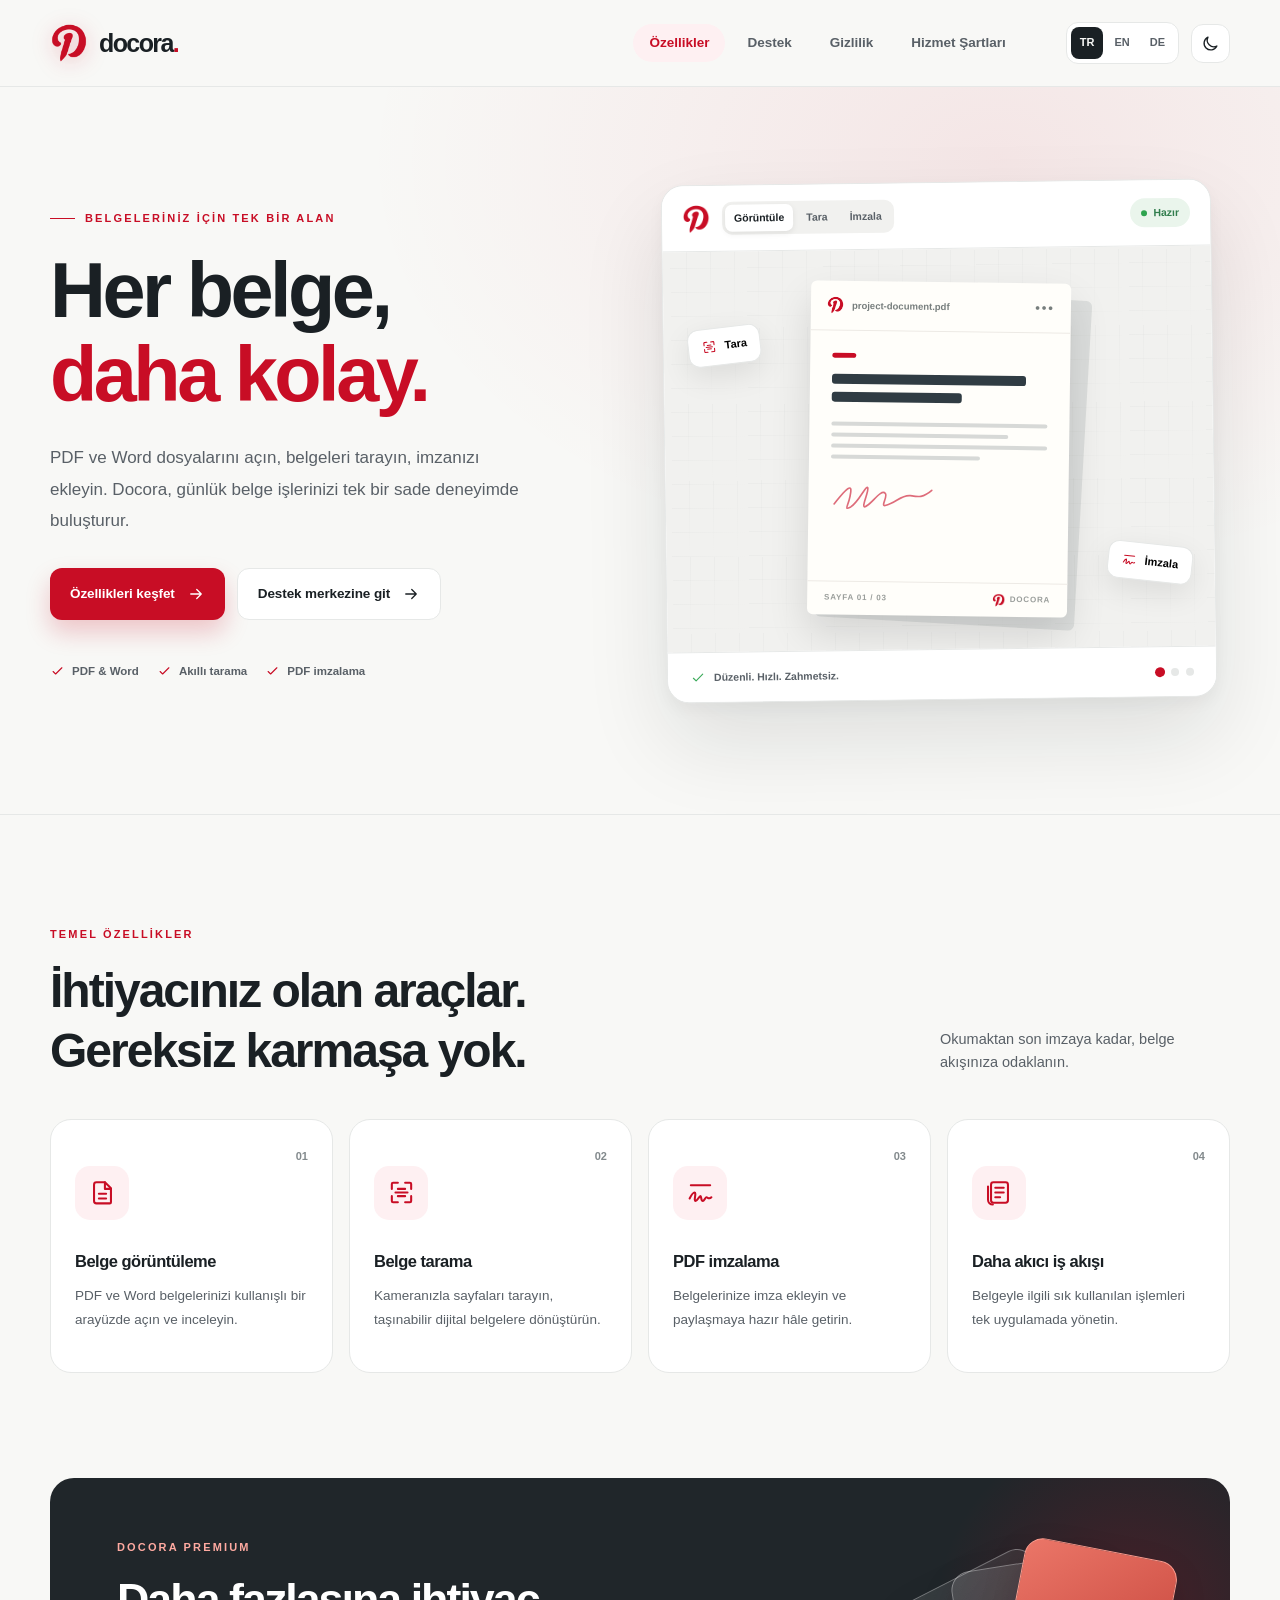
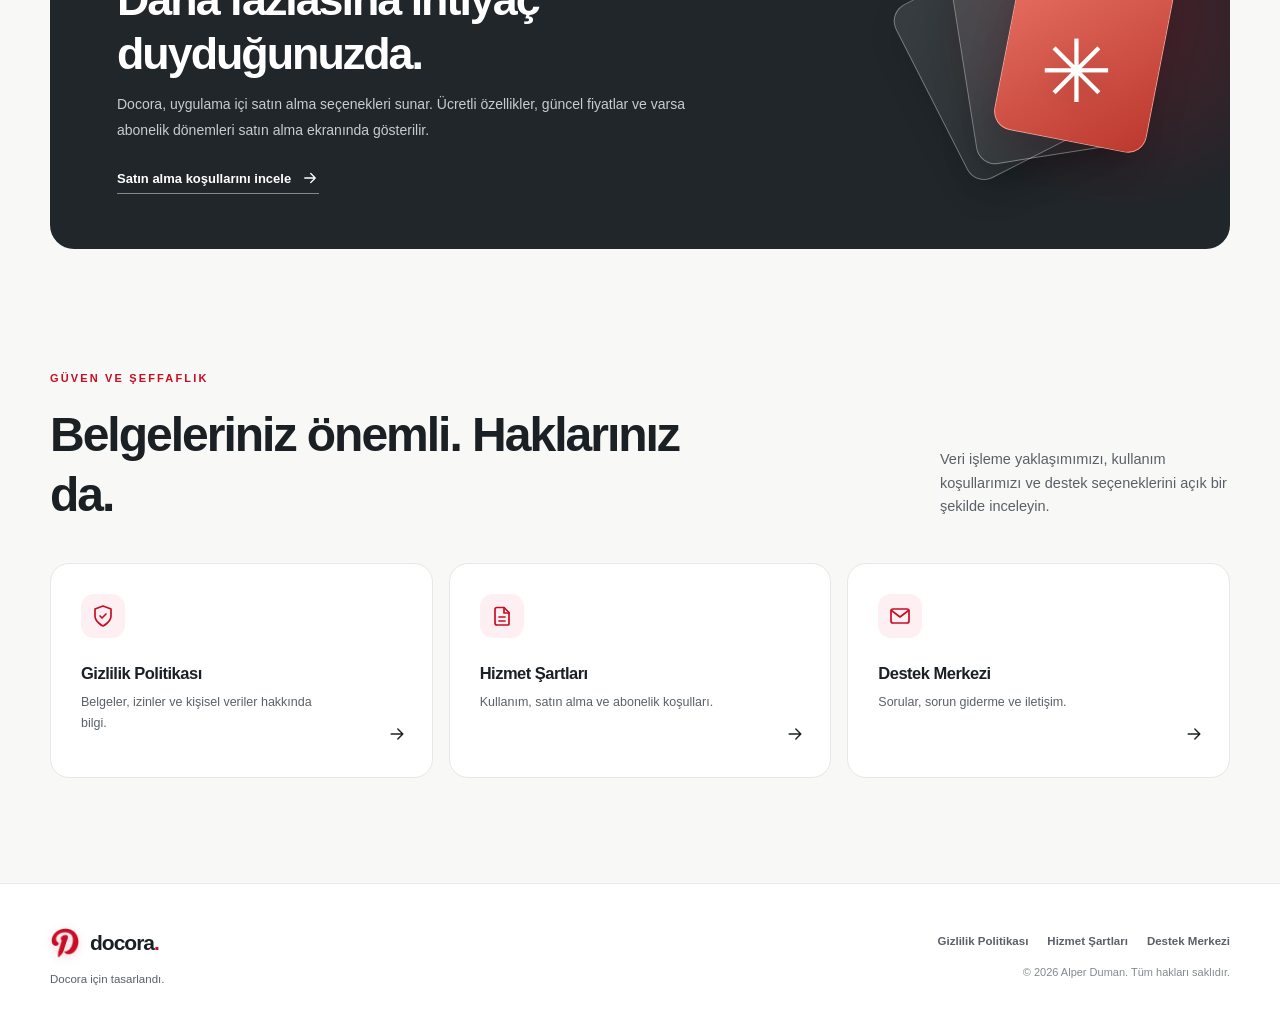
<file: index.html>
<!doctype html>
<html lang="tr">
<head>
  <meta charset="utf-8">
  <meta name="viewport" content="width=device-width, initial-scale=1">
  <meta name="description" content="Docora ile PDF ve Word belgelerinizi açın, belgeleri tarayın, PDF imzalayın ve işlerinizi kolaylaştırın.">
  <meta name="theme-color" content="#f8f8f6">
  <meta name="robots" content="index,follow">
  <meta property="og:type" content="website">
  <meta property="og:site_name" content="Docora">
  <meta property="og:title" content="Docora — Belgeleriniz, daha akıllıca.">
  <meta property="og:description" content="Docora ile PDF ve Word belgelerinizi açın, belgeleri tarayın, PDF imzalayın ve işlerinizi kolaylaştırın.">
  <title>Docora — Belgeleriniz, daha akıllıca.</title>
  <meta name="color-scheme" content="light dark">
  <link rel="icon" type="image/svg+xml" href="assets/favicon.svg">
  <link rel="icon" type="image/png" sizes="32x32" href="assets/favicon-32x32.png">
  <link rel="icon" type="image/png" sizes="16x16" href="assets/favicon-16x16.png">
  <link rel="apple-touch-icon" sizes="180x180" href="assets/apple-touch-icon.png">
  <meta property="og:image" content="assets/logo.png">
  <link rel="stylesheet" href="assets/style.css?v=3">
  <script>
    try {
      const saved = localStorage.getItem('docora-theme');
      if (saved === 'light' || saved === 'dark') {
        document.querySelector('meta[name="color-scheme"]').content = saved;
        document.documentElement.dataset.theme = saved;
      }
    } catch (e) {}
  </script>
  <script defer src="assets/content.js?v=3"></script>
  <script defer src="assets/main.js?v=3"></script>
</head>
<body data-page="home">
<div id="app">
  <a class="skip-link" href="#main-content">İçeriğe geç</a>
  <header class="site-header"><div class="container header-inner"><a class="brand" href="index.html"><img src="assets/logo.png" alt="Docora Logo" class="brand-logo" width="38" height="38" fetchpriority="high" decoding="async"><span>docora<span class="brand-dot">.</span></span></a><nav id="primary-nav" class="site-nav" aria-label="Menü"><a aria-current="page" href="index.html#features">Özellikler</a><a href="support.html">Destek</a><a href="privacy.html">Gizlilik</a><a href="terms.html">Hizmet Şartları</a></nav><div class="header-actions"><button type="button" class="icon-button menu-toggle" aria-label="Menü" aria-expanded="false" popovertarget="primary-nav" popovertargetaction="toggle" aria-controls="primary-nav"><svg width="22" height="22" viewBox="0 0 24 24" fill="none" stroke="currentColor" stroke-width="1.7" stroke-linecap="round" stroke-linejoin="round" aria-hidden="true"><path d="M4 7h16M4 12h16M4 17h16"/></svg></button></div></div></header>
  <main id="main-content"><section class="hero"><div class="container hero-grid"><div class="hero-copy"><span class="eyebrow">BELGELERİNİZ İÇİN TEK BİR ALAN</span><h1>Her belge,<br><em>daha kolay.</em></h1><p class="hero-description">PDF ve Word dosyalarını açın, belgeleri tarayın, imzanızı ekleyin. Docora, günlük belge işlerinizi tek bir sade deneyimde buluşturur.</p><div class="hero-actions"><a class="button button-primary" href="#features">Özellikleri keşfet</a><a class="button button-ghost" href="support.html">Destek merkezine git</a></div></div><div class="hero-visual"><div class="workspace" aria-hidden="true"><div class="workspace-top"><span class="workspace-mini-logo"><img src="assets/logo.png" alt="Docora Logo" class="brand-logo" width="28" height="28"></span><span class="workspace-label">DOCORA / ÇALIŞMA ALANI</span><span class="status-pill"><i></i>Hazır</span></div><div class="workspace-canvas"><div class="floating-chip chip-scan"><span>SCAN</span></div><div class="paper-shadow"></div><div class="paper"><div class="paper-header"><img src="assets/logo.png" class="paper-doc-logo" alt="" width="16" height="16"><span>project-document.pdf</span><span class="paper-menu">•••</span></div><div class="paper-main"><div class="paper-accent"></div><div class="paper-title-line"></div><div class="paper-title-line short"></div><div class="paper-lines"><i></i><i></i><i></i><i></i></div><div class="paper-signature"></div></div><div class="paper-footer"><span>SAYFA 01 / 03</span><span class="paper-footer-brand"><img src="assets/logo.png" alt="" width="13" height="13"> DOCORA</span></div></div><div class="floating-chip chip-sign"><span>PDF</span></div></div><div class="workspace-bottom"><span>Düzenli. Hızlı. Zahmetsiz.</span><div class="workspace-dots"><i></i><i></i><i></i></div></div></div></div></div></section><section class="section features-section" id="features"><div class="container"><h2>İhtiyacınız olan araçlar. Gereksiz karmaşa yok.</h2><div class="feature-grid"><article class="feature-card"><h3>Belge görüntüleme</h3><p>PDF ve Word belgelerinizi kullanışlı bir arayüzde açın ve inceleyin.</p></article><article class="feature-card"><h3>Belge tarama</h3><p>Kameranızla sayfaları tarayın, taşınabilir dijital belgelere dönüştürün.</p></article><article class="feature-card"><h3>PDF imzalama</h3><p>Belgelerinize imza ekleyin ve paylaşmaya hazır hâle getirin.</p></article><article class="feature-card"><h3>Daha akıcı iş akışı</h3><p>Belgeyle ilgili sık kullanılan işlemleri tek uygulamada yönetin.</p></article></div></div></section><section class="section"><div class="container"><h2>Belgeleriniz önemli. Haklarınız da.</h2><div class="legal-grid"><a class="legal-card" href="privacy.html"><h3>Gizlilik Politikası</h3></a><a class="legal-card" href="terms.html"><h3>Hizmet Şartları</h3></a><a class="legal-card" href="support.html"><h3>Destek Merkezi</h3></a></div></div></section></main>
  <footer class="site-footer"><div class="container footer-inner"><div class="footer-brand"><a href="index.html" class="footer-brand-name"><img src="assets/logo.png" alt="Docora Logo" class="brand-logo" width="30" height="30"><strong>docora<span class="brand-dot">.</span></strong></a><span>Docora için tasarlandı.</span></div><div class="footer-right"><div class="footer-links"><a href="privacy.html">Gizlilik</a><a href="terms.html">Hizmet Şartları</a><a href="support.html">Destek</a></div><span class="copyright">© 2026 Alper Duman. Tüm hakları saklıdır.</span></div></div></footer>
</div>
</body>
</html>
</file>
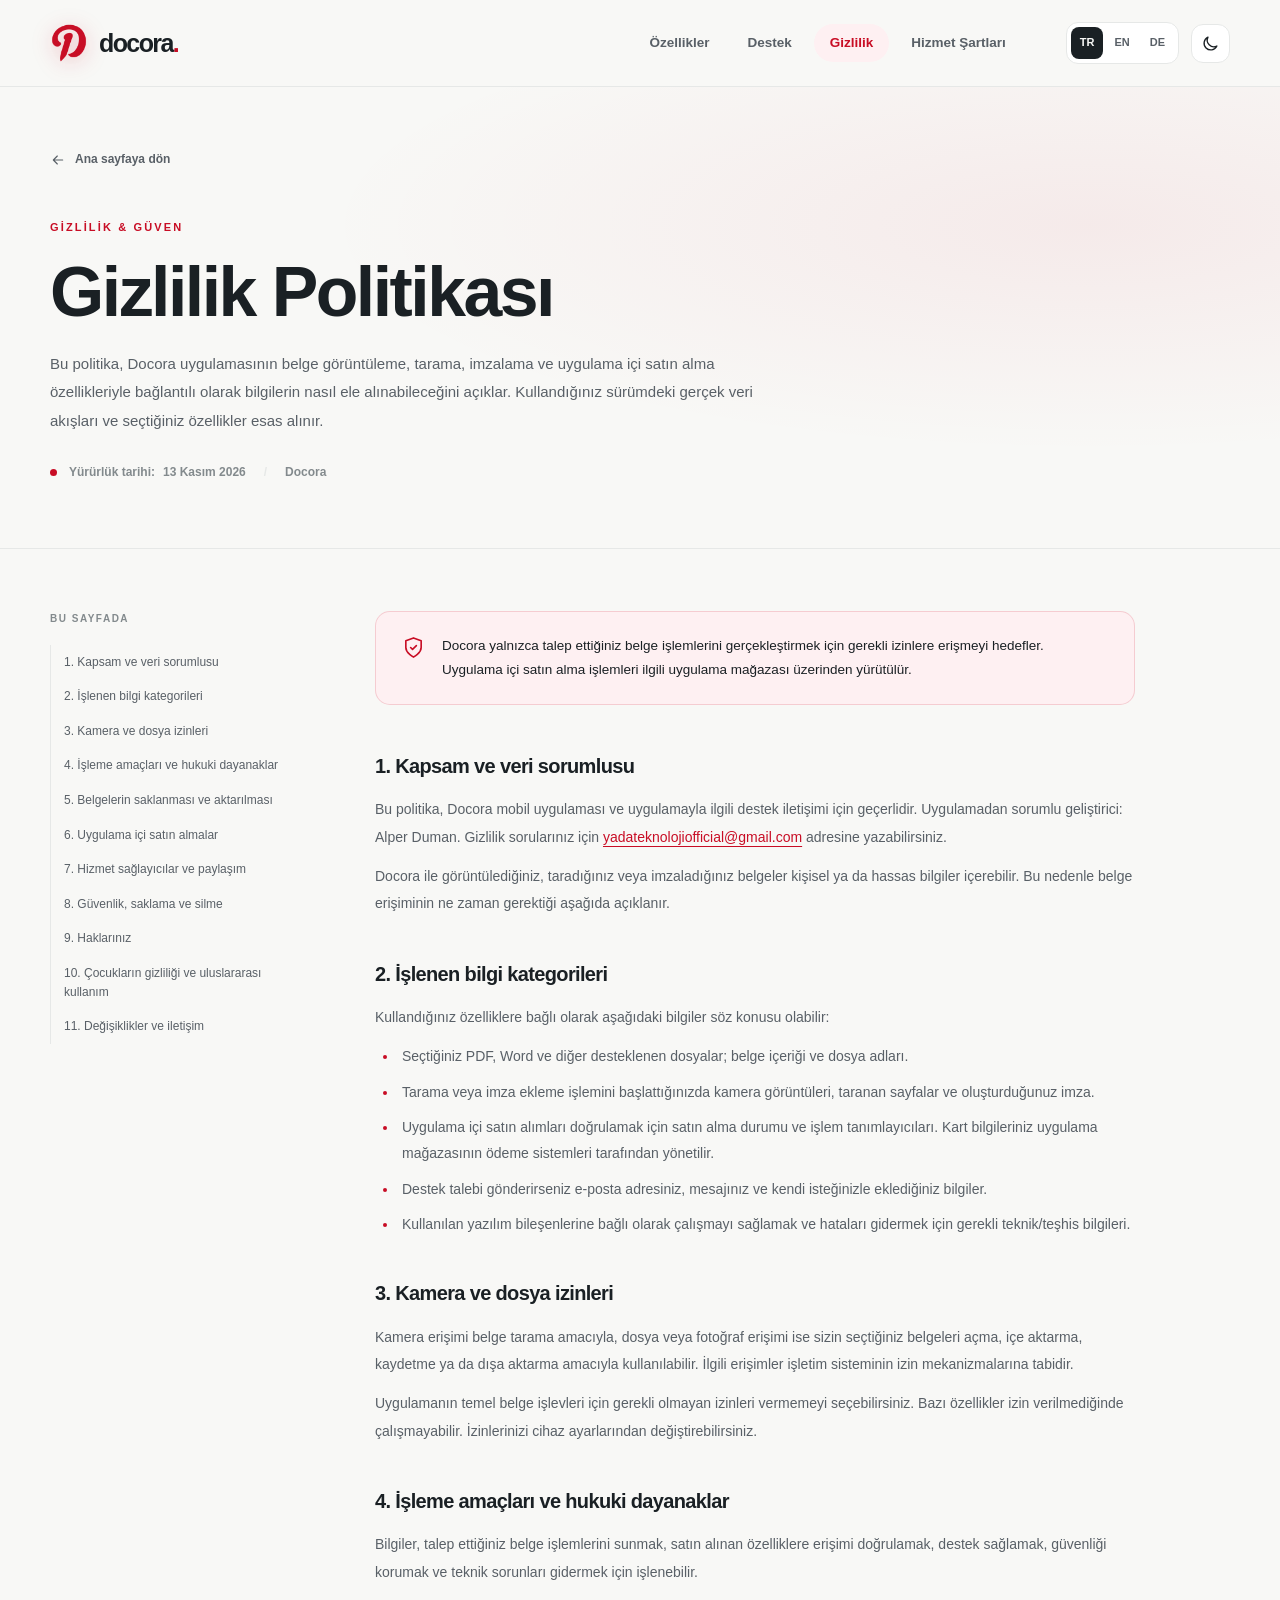
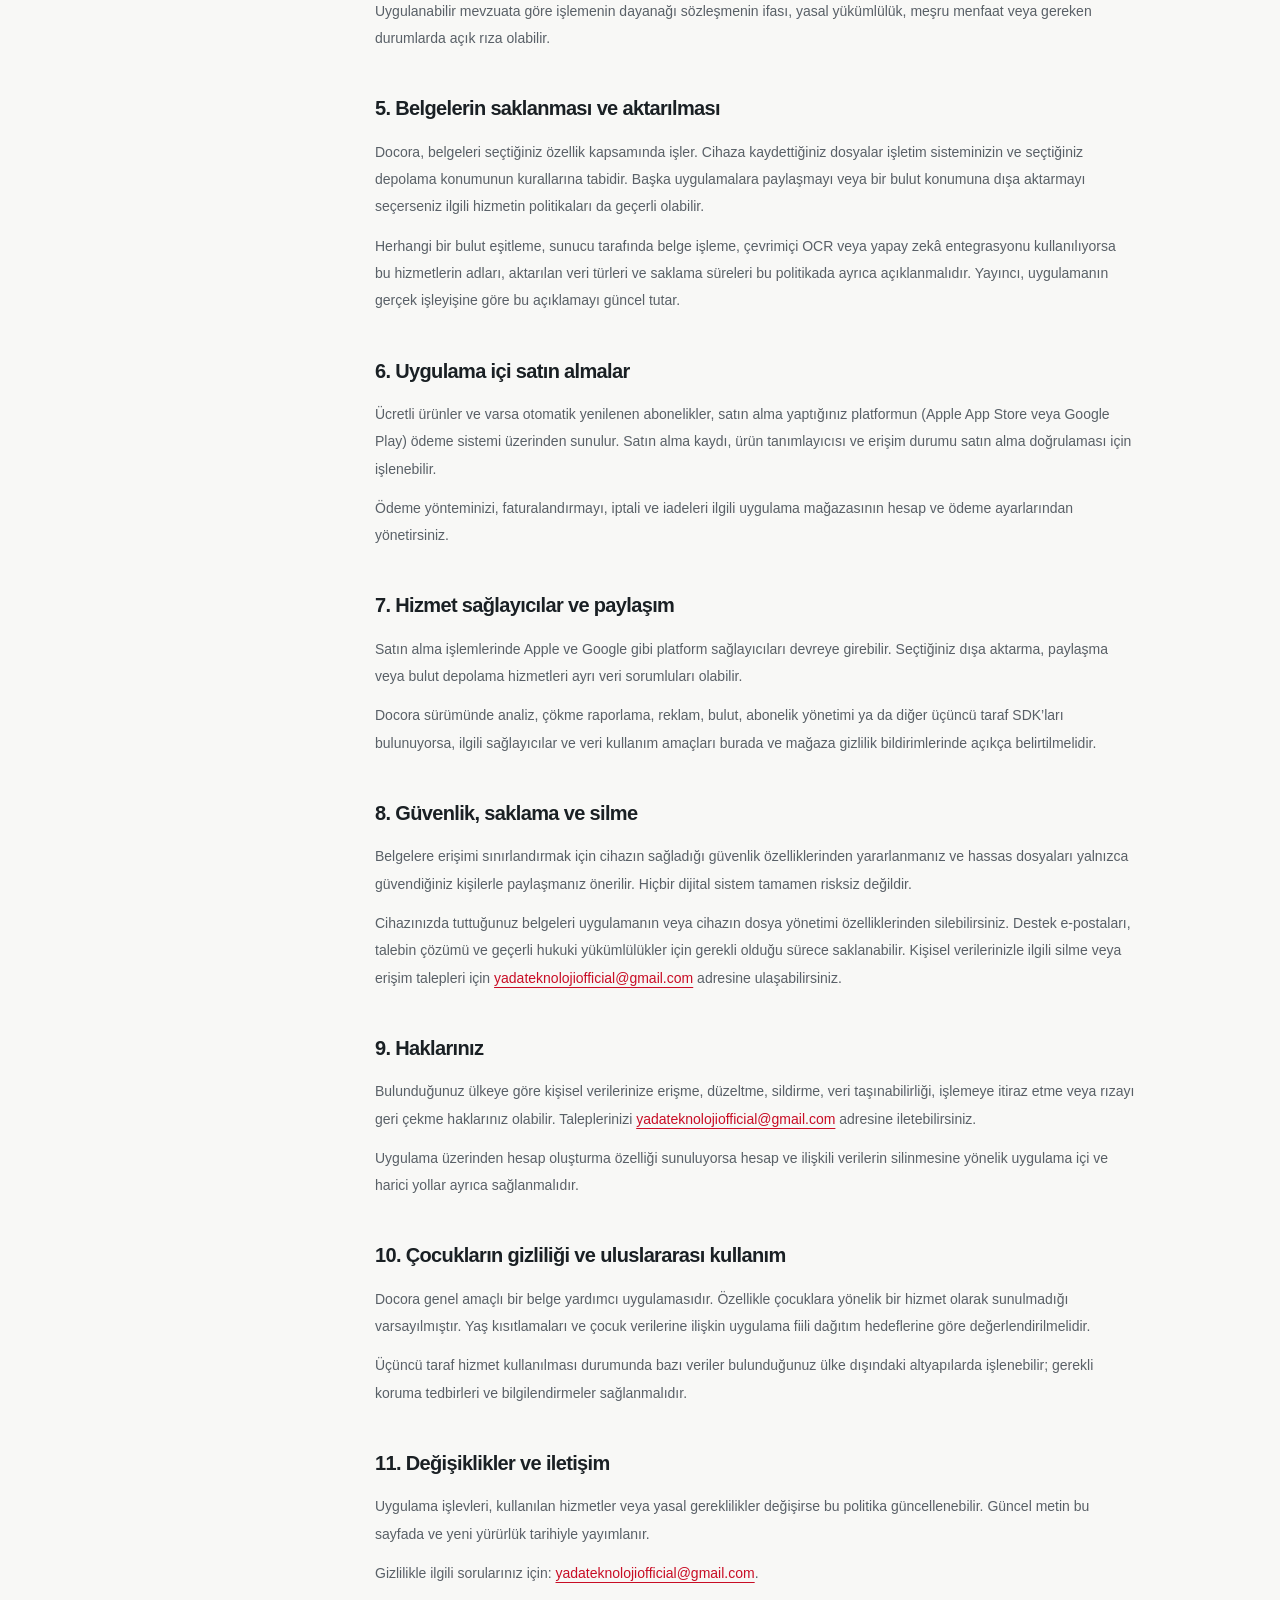
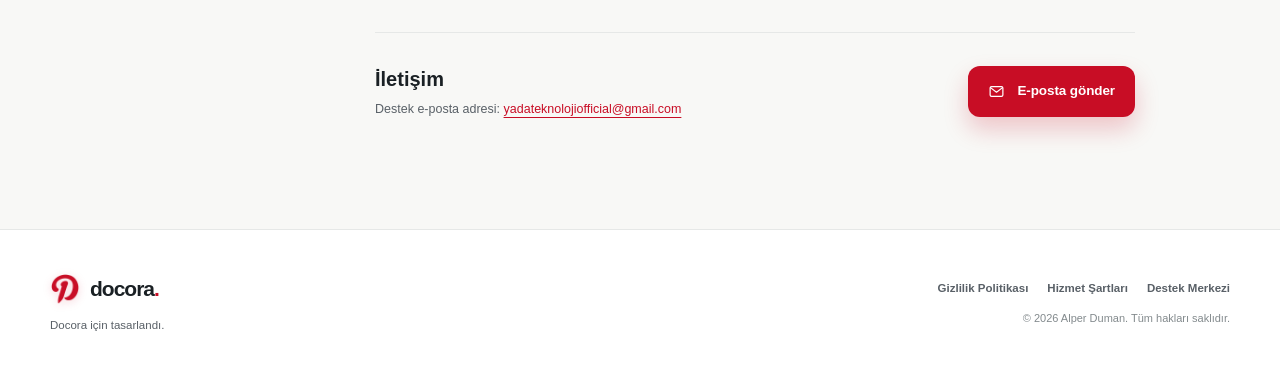
<file: privacy.html>
<!doctype html>
<html lang="tr">
<head>
  <meta charset="utf-8">
  <meta name="viewport" content="width=device-width, initial-scale=1">
  <meta name="description" content="Docora Gizlilik Politikası: belge erişimi, uygulama izinleri, veri işleme ve haklarınız.">
  <meta name="theme-color" content="#f8f8f6">
  <meta name="robots" content="index,follow">
  <meta property="og:type" content="website">
  <meta property="og:site_name" content="Docora">
  <meta property="og:title" content="Gizlilik Politikası — Docora">
  <meta property="og:description" content="Docora Gizlilik Politikası: belge erişimi, uygulama izinleri, veri işleme ve haklarınız.">
  <title>Gizlilik Politikası — Docora</title>
  <meta name="color-scheme" content="light dark">
  <link rel="icon" type="image/svg+xml" href="assets/favicon.svg">
  <link rel="icon" type="image/png" sizes="32x32" href="assets/favicon-32x32.png">
  <link rel="icon" type="image/png" sizes="16x16" href="assets/favicon-16x16.png">
  <link rel="apple-touch-icon" sizes="180x180" href="assets/apple-touch-icon.png">
  <meta property="og:image" content="assets/logo.png">
  <link rel="stylesheet" href="assets/style.css?v=3">
  <script>
    try {
      const saved = localStorage.getItem('docora-theme');
      if (saved === 'light' || saved === 'dark') {
        document.querySelector('meta[name="color-scheme"]').content = saved;
        document.documentElement.dataset.theme = saved;
      }
    } catch (e) {}
  </script>
  <script defer src="assets/content.js?v=3"></script>
  <script defer src="assets/main.js?v=3"></script>
</head>
<body data-page="privacy">
<div id="app">
  <a class="skip-link" href="#main-content">İçeriğe geç</a>
  <header class="site-header"><div class="container header-inner"><a class="brand" href="index.html"><img src="assets/logo.png" alt="Docora Logo" class="brand-logo" width="38" height="38" fetchpriority="high" decoding="async"><span>docora<span class="brand-dot">.</span></span></a><nav id="primary-nav" class="site-nav" aria-label="Menü"><a href="index.html#features">Özellikler</a><a href="support.html">Destek</a><a aria-current="page" href="privacy.html">Gizlilik</a><a href="terms.html">Hizmet Şartları</a></nav><div class="header-actions"><button type="button" class="icon-button menu-toggle" aria-label="Menü" aria-expanded="false" popovertarget="primary-nav" popovertargetaction="toggle" aria-controls="primary-nav"><svg width="22" height="22" viewBox="0 0 24 24" fill="none" stroke="currentColor" stroke-width="1.7" stroke-linecap="round" stroke-linejoin="round" aria-hidden="true"><path d="M4 7h16M4 12h16M4 17h16"/></svg></button></div></div></header>
  <main id="main-content"><section class="legal-hero"><div class="container"><a class="back-link" href="index.html">Ana sayfaya dön</a><h1>Gizlilik Politikası</h1><p>Bu politika, Docora uygulamasının belge görüntüleme, tarama, imzalama ve uygulama içi satın alma özellikleriyle bağlantılı olarak bilgilerin nasıl ele alınabileceğini açıklar. Kullandığınız sürümdeki gerçek veri akışları ve seçtiğiniz özellikler esas alınır.</p><p>Yürürlük tarihi: 13 Kasım 2026</p></div></section><section class="legal-body-section"><div class="container"><article class="policy-article"><div class="policy-summary"><p>Docora yalnızca talep ettiğiniz belge işlemlerini gerçekleştirmek için gerekli izinlere erişmeyi hedefler. Uygulama içi satın alma işlemleri ilgili uygulama mağazası üzerinden yürütülür.</p></div><section class="policy-section" id="scope"><h2>1. Kapsam ve veri sorumlusu</h2><p>Bu politika, Docora mobil uygulaması ve uygulamayla ilgili destek iletişimi için geçerlidir. Uygulamadan sorumlu geliştirici: Alper Duman. Gizlilik sorularınız için <a href="mailto:yadateknolojiofficial@gmail.com">yadateknolojiofficial@gmail.com</a> adresine yazabilirsiniz.</p><p>Docora ile görüntülediğiniz, taradığınız veya imzaladığınız belgeler kişisel ya da hassas bilgiler içerebilir. Bu nedenle belge erişiminin ne zaman gerektiği aşağıda açıklanır.</p></section><section class="policy-section" id="data"><h2>2. İşlenen bilgi kategorileri</h2><p>Kullandığınız özelliklere bağlı olarak aşağıdaki bilgiler söz konusu olabilir:</p><ul><li>Seçtiğiniz PDF, Word ve diğer desteklenen dosyalar; belge içeriği ve dosya adları.</li><li>Tarama veya imza ekleme işlemini başlattığınızda kamera görüntüleri, taranan sayfalar ve oluşturduğunuz imza.</li><li>Uygulama içi satın alımları doğrulamak için satın alma durumu ve işlem tanımlayıcıları. Kart bilgileriniz uygulama mağazasının ödeme sistemleri tarafından yönetilir.</li><li>Destek talebi gönderirseniz e-posta adresiniz, mesajınız ve kendi isteğinizle eklediğiniz bilgiler.</li><li>Kullanılan yazılım bileşenlerine bağlı olarak çalışmayı sağlamak ve hataları gidermek için gerekli teknik/teşhis bilgileri.</li></ul></section><section class="policy-section" id="permissions"><h2>3. Kamera ve dosya izinleri</h2><p>Kamera erişimi belge tarama amacıyla, dosya veya fotoğraf erişimi ise sizin seçtiğiniz belgeleri açma, içe aktarma, kaydetme ya da dışa aktarma amacıyla kullanılabilir. İlgili erişimler işletim sisteminin izin mekanizmalarına tabidir.</p><p>Uygulamanın temel belge işlevleri için gerekli olmayan izinleri vermemeyi seçebilirsiniz. Bazı özellikler izin verilmediğinde çalışmayabilir. İzinlerinizi cihaz ayarlarından değiştirebilirsiniz.</p></section><section class="policy-section" id="purpose"><h2>4. İşleme amaçları ve hukuki dayanaklar</h2><p>Bilgiler, talep ettiğiniz belge işlemlerini sunmak, satın alınan özelliklere erişimi doğrulamak, destek sağlamak, güvenliği korumak ve teknik sorunları gidermek için işlenebilir.</p><p>Uygulanabilir mevzuata göre işlemenin dayanağı sözleşmenin ifası, yasal yükümlülük, meşru menfaat veya gereken durumlarda açık rıza olabilir.</p></section><section class="policy-section" id="storage"><h2>5. Belgelerin saklanması ve aktarılması</h2><p>Docora, belgeleri seçtiğiniz özellik kapsamında işler. Cihaza kaydettiğiniz dosyalar işletim sisteminizin ve seçtiğiniz depolama konumunun kurallarına tabidir. Başka uygulamalara paylaşmayı veya bir bulut konumuna dışa aktarmayı seçerseniz ilgili hizmetin politikaları da geçerli olabilir.</p><p>Herhangi bir bulut eşitleme, sunucu tarafında belge işleme, çevrimiçi OCR veya yapay zekâ entegrasyonu kullanılıyorsa bu hizmetlerin adları, aktarılan veri türleri ve saklama süreleri bu politikada ayrıca açıklanmalıdır. Yayıncı, uygulamanın gerçek işleyişine göre bu açıklamayı güncel tutar.</p></section><section class="policy-section" id="purchases"><h2>6. Uygulama içi satın almalar</h2><p>Ücretli ürünler ve varsa otomatik yenilenen abonelikler, satın alma yaptığınız platformun (Apple App Store veya Google Play) ödeme sistemi üzerinden sunulur. Satın alma kaydı, ürün tanımlayıcısı ve erişim durumu satın alma doğrulaması için işlenebilir.</p><p>Ödeme yönteminizi, faturalandırmayı, iptali ve iadeleri ilgili uygulama mağazasının hesap ve ödeme ayarlarından yönetirsiniz.</p></section><section class="policy-section" id="sharing"><h2>7. Hizmet sağlayıcılar ve paylaşım</h2><p>Satın alma işlemlerinde Apple ve Google gibi platform sağlayıcıları devreye girebilir. Seçtiğiniz dışa aktarma, paylaşma veya bulut depolama hizmetleri ayrı veri sorumluları olabilir.</p><p>Docora sürümünde analiz, çökme raporlama, reklam, bulut, abonelik yönetimi ya da diğer üçüncü taraf SDK’ları bulunuyorsa, ilgili sağlayıcılar ve veri kullanım amaçları burada ve mağaza gizlilik bildirimlerinde açıkça belirtilmelidir.</p></section><section class="policy-section" id="security"><h2>8. Güvenlik, saklama ve silme</h2><p>Belgelere erişimi sınırlandırmak için cihazın sağladığı güvenlik özelliklerinden yararlanmanız ve hassas dosyaları yalnızca güvendiğiniz kişilerle paylaşmanız önerilir. Hiçbir dijital sistem tamamen risksiz değildir.</p><p>Cihazınızda tuttuğunuz belgeleri uygulamanın veya cihazın dosya yönetimi özelliklerinden silebilirsiniz. Destek e-postaları, talebin çözümü ve geçerli hukuki yükümlülükler için gerekli olduğu sürece saklanabilir. Kişisel verilerinizle ilgili silme veya erişim talepleri için <a href="mailto:yadateknolojiofficial@gmail.com">yadateknolojiofficial@gmail.com</a> adresine ulaşabilirsiniz.</p></section><section class="policy-section" id="rights"><h2>9. Haklarınız</h2><p>Bulunduğunuz ülkeye göre kişisel verilerinize erişme, düzeltme, sildirme, veri taşınabilirliği, işlemeye itiraz etme veya rızayı geri çekme haklarınız olabilir. Taleplerinizi <a href="mailto:yadateknolojiofficial@gmail.com">yadateknolojiofficial@gmail.com</a> adresine iletebilirsiniz.</p><p>Uygulama üzerinden hesap oluşturma özelliği sunuluyorsa hesap ve ilişkili verilerin silinmesine yönelik uygulama içi ve harici yollar ayrıca sağlanmalıdır.</p></section><section class="policy-section" id="children"><h2>10. Çocukların gizliliği ve uluslararası kullanım</h2><p>Docora genel amaçlı bir belge yardımcı uygulamasıdır. Özellikle çocuklara yönelik bir hizmet olarak sunulmadığı varsayılmıştır. Yaş kısıtlamaları ve çocuk verilerine ilişkin uygulama fiili dağıtım hedeflerine göre değerlendirilmelidir.</p><p>Üçüncü taraf hizmet kullanılması durumunda bazı veriler bulunduğunuz ülke dışındaki altyapılarda işlenebilir; gerekli koruma tedbirleri ve bilgilendirmeler sağlanmalıdır.</p></section><section class="policy-section" id="updates"><h2>11. Değişiklikler ve iletişim</h2><p>Uygulama işlevleri, kullanılan hizmetler veya yasal gereklilikler değişirse bu politika güncellenebilir. Güncel metin bu sayfada ve yeni yürürlük tarihiyle yayımlanır.</p><p>Gizlilikle ilgili sorularınız için: <a href="mailto:yadateknolojiofficial@gmail.com">yadateknolojiofficial@gmail.com</a>.</p></section><p>İletişim: <a href="mailto:yadateknolojiofficial@gmail.com">yadateknolojiofficial@gmail.com</a></p></article></div></section></main>
  <footer class="site-footer"><div class="container footer-inner"><div class="footer-brand"><a href="index.html" class="footer-brand-name"><img src="assets/logo.png" alt="Docora Logo" class="brand-logo" width="30" height="30"><strong>docora<span class="brand-dot">.</span></strong></a><span>Docora için tasarlandı.</span></div><div class="footer-right"><div class="footer-links"><a href="privacy.html">Gizlilik</a><a href="terms.html">Hizmet Şartları</a><a href="support.html">Destek</a></div><span class="copyright">© 2026 Alper Duman. Tüm hakları saklıdır.</span></div></div></footer>
</div>
</body>
</html>
</file>
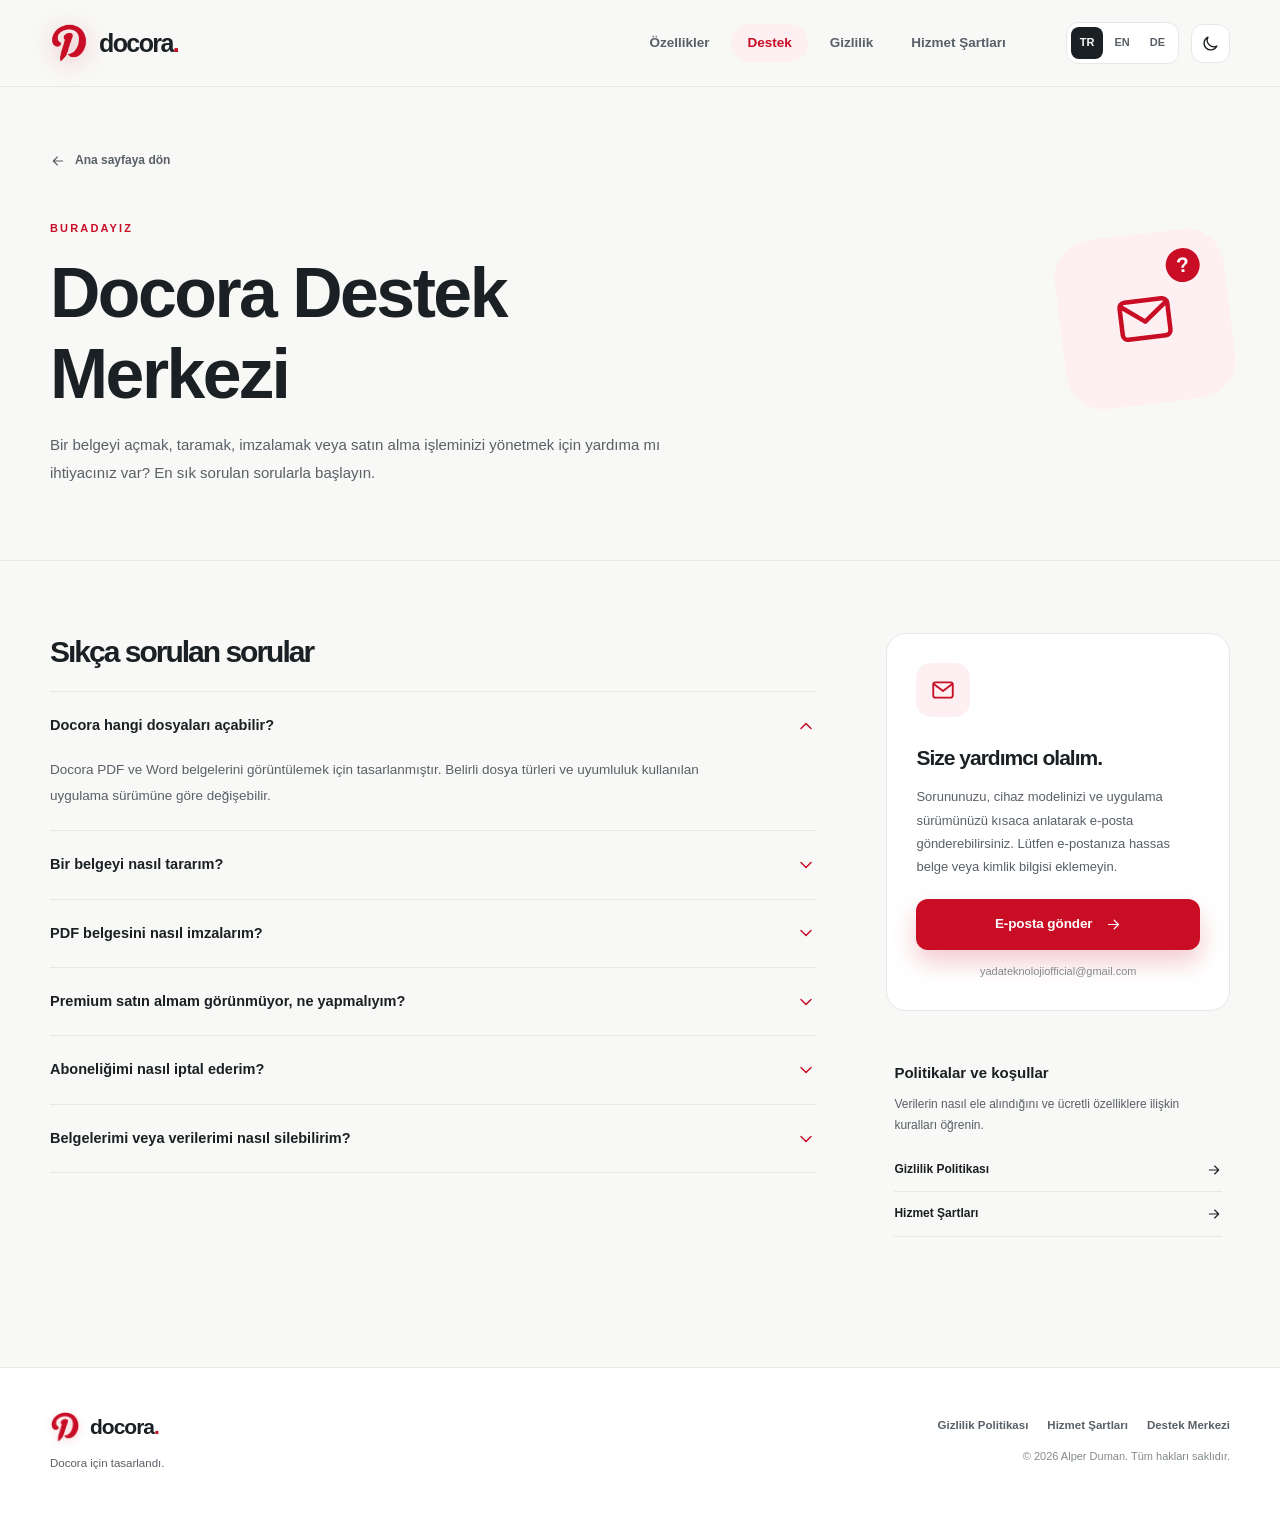
<file: support.html>
<!doctype html>
<html lang="tr">
<head>
  <meta charset="utf-8">
  <meta name="viewport" content="width=device-width, initial-scale=1">
  <meta name="description" content="Docora destek merkezi: PDF, tarama, imza, satın alma ve iletişim hakkında yardım.">
  <meta name="theme-color" content="#f8f8f6">
  <meta name="robots" content="index,follow">
  <meta property="og:type" content="website">
  <meta property="og:site_name" content="Docora">
  <meta property="og:title" content="Destek Merkezi — Docora">
  <meta property="og:description" content="Docora destek merkezi: PDF, tarama, imza, satın alma ve iletişim hakkında yardım.">
  <title>Destek Merkezi — Docora</title>
  <meta name="color-scheme" content="light dark">
  <link rel="icon" type="image/svg+xml" href="assets/favicon.svg">
  <link rel="icon" type="image/png" sizes="32x32" href="assets/favicon-32x32.png">
  <link rel="icon" type="image/png" sizes="16x16" href="assets/favicon-16x16.png">
  <link rel="apple-touch-icon" sizes="180x180" href="assets/apple-touch-icon.png">
  <meta property="og:image" content="assets/logo.png">
  <link rel="stylesheet" href="assets/style.css?v=3">
  <script>
    try {
      const saved = localStorage.getItem('docora-theme');
      if (saved === 'light' || saved === 'dark') {
        document.querySelector('meta[name="color-scheme"]').content = saved;
        document.documentElement.dataset.theme = saved;
      }
    } catch (e) {}
  </script>
  <script defer src="assets/content.js?v=3"></script>
  <script defer src="assets/main.js?v=3"></script>
</head>
<body data-page="support">
<div id="app">
  <a class="skip-link" href="#main-content">İçeriğe geç</a>
  <header class="site-header"><div class="container header-inner"><a class="brand" href="index.html"><img src="assets/logo.png" alt="Docora Logo" class="brand-logo" width="38" height="38" fetchpriority="high" decoding="async"><span>docora<span class="brand-dot">.</span></span></a><nav id="primary-nav" class="site-nav" aria-label="Menü"><a href="index.html#features">Özellikler</a><a aria-current="page" href="support.html">Destek</a><a href="privacy.html">Gizlilik</a><a href="terms.html">Hizmet Şartları</a></nav><div class="header-actions"><button type="button" class="icon-button menu-toggle" aria-label="Menü" aria-expanded="false" popovertarget="primary-nav" popovertargetaction="toggle" aria-controls="primary-nav"><svg width="22" height="22" viewBox="0 0 24 24" fill="none" stroke="currentColor" stroke-width="1.7" stroke-linecap="round" stroke-linejoin="round" aria-hidden="true"><path d="M4 7h16M4 12h16M4 17h16"/></svg></button></div></div></header>
  <main id="main-content"><section class="support-hero"><div class="container"><h1>Docora Destek Merkezi</h1><p>Bir belgeyi açmak, taramak, imzalamak veya satın alma işleminizi yönetmek için yardıma mı ihtiyacınız var? En sık sorulan sorularla başlayın.</p></div></section><section class="section"><div class="container"><h2>Sıkça sorulan sorular</h2><div class="faq-list"><details class="faq-item"><summary>Docora hangi dosyaları açabilir?</summary><p>Docora PDF ve Word belgelerini görüntülemek için tasarlanmıştır. Belirli dosya türleri ve uyumluluk kullanılan uygulama sürümüne göre değişebilir.</p></details><details class="faq-item"><summary>Bir belgeyi nasıl tararım?</summary><p>Uygulamadaki tarama özelliğini açın, kamera izni verin ve sayfayı kadraja yerleştirin. Mevcut sürümün sunduğu düzenleme ve kaydetme adımlarını izleyin.</p></details><details class="faq-item"><summary>PDF belgesini nasıl imzalarım?</summary><p>PDF belgenizi açın ve mevcut imza aracını seçin. İmzanızı konumlandırdıktan sonra çıktıyı kontrol edip kaydedin.</p></details><details class="faq-item"><summary>Premium satın almam görünmüyor, ne yapmalıyım?</summary><p>Satın alma için kullandığınız Apple veya Google hesabıyla giriş yaptığınızdan emin olun. Uygulamada varsa “Satın alımları geri yükle” seçeneğini deneyin. Sorun sürerse bize yazın.</p></details><details class="faq-item"><summary>Aboneliğimi nasıl iptal ederim?</summary><p>iOS’ta Ayarlar &gt; Apple Hesabı &gt; Abonelikler; Android’de Google Play &gt; Ödemeler ve abonelikler &gt; Abonelikler bölümüne gidin. Uygulamayı silmek aboneliği otomatik iptal etmez.</p></details><details class="faq-item"><summary>Belgelerimi veya verilerimi nasıl silebilirim?</summary><p>Cihazınızda saklanan belgeleri uygulamanın ya da cihazınızın dosya yöneticisi üzerinden silebilirsiniz. Gizlilik talepleri için destek e-postasına yazabilirsiniz. Uygulama hesap açmayı destekliyorsa hesap silme yöntemi ayrıca sunulmalıdır.</p></details></div><p><a href="mailto:yadateknolojiofficial@gmail.com">yadateknolojiofficial@gmail.com</a></p><p><a href="privacy.html">Gizlilik Politikası</a> · <a href="terms.html">Hizmet Şartları</a></p></div></section></main>
  <footer class="site-footer"><div class="container footer-inner"><div class="footer-brand"><a href="index.html" class="footer-brand-name"><img src="assets/logo.png" alt="Docora Logo" class="brand-logo" width="30" height="30"><strong>docora<span class="brand-dot">.</span></strong></a><span>Docora için tasarlandı.</span></div><div class="footer-right"><div class="footer-links"><a href="privacy.html">Gizlilik</a><a href="terms.html">Hizmet Şartları</a><a href="support.html">Destek</a></div><span class="copyright">© 2026 Alper Duman. Tüm hakları saklıdır.</span></div></div></footer>
</div>
</body>
</html>
</file>
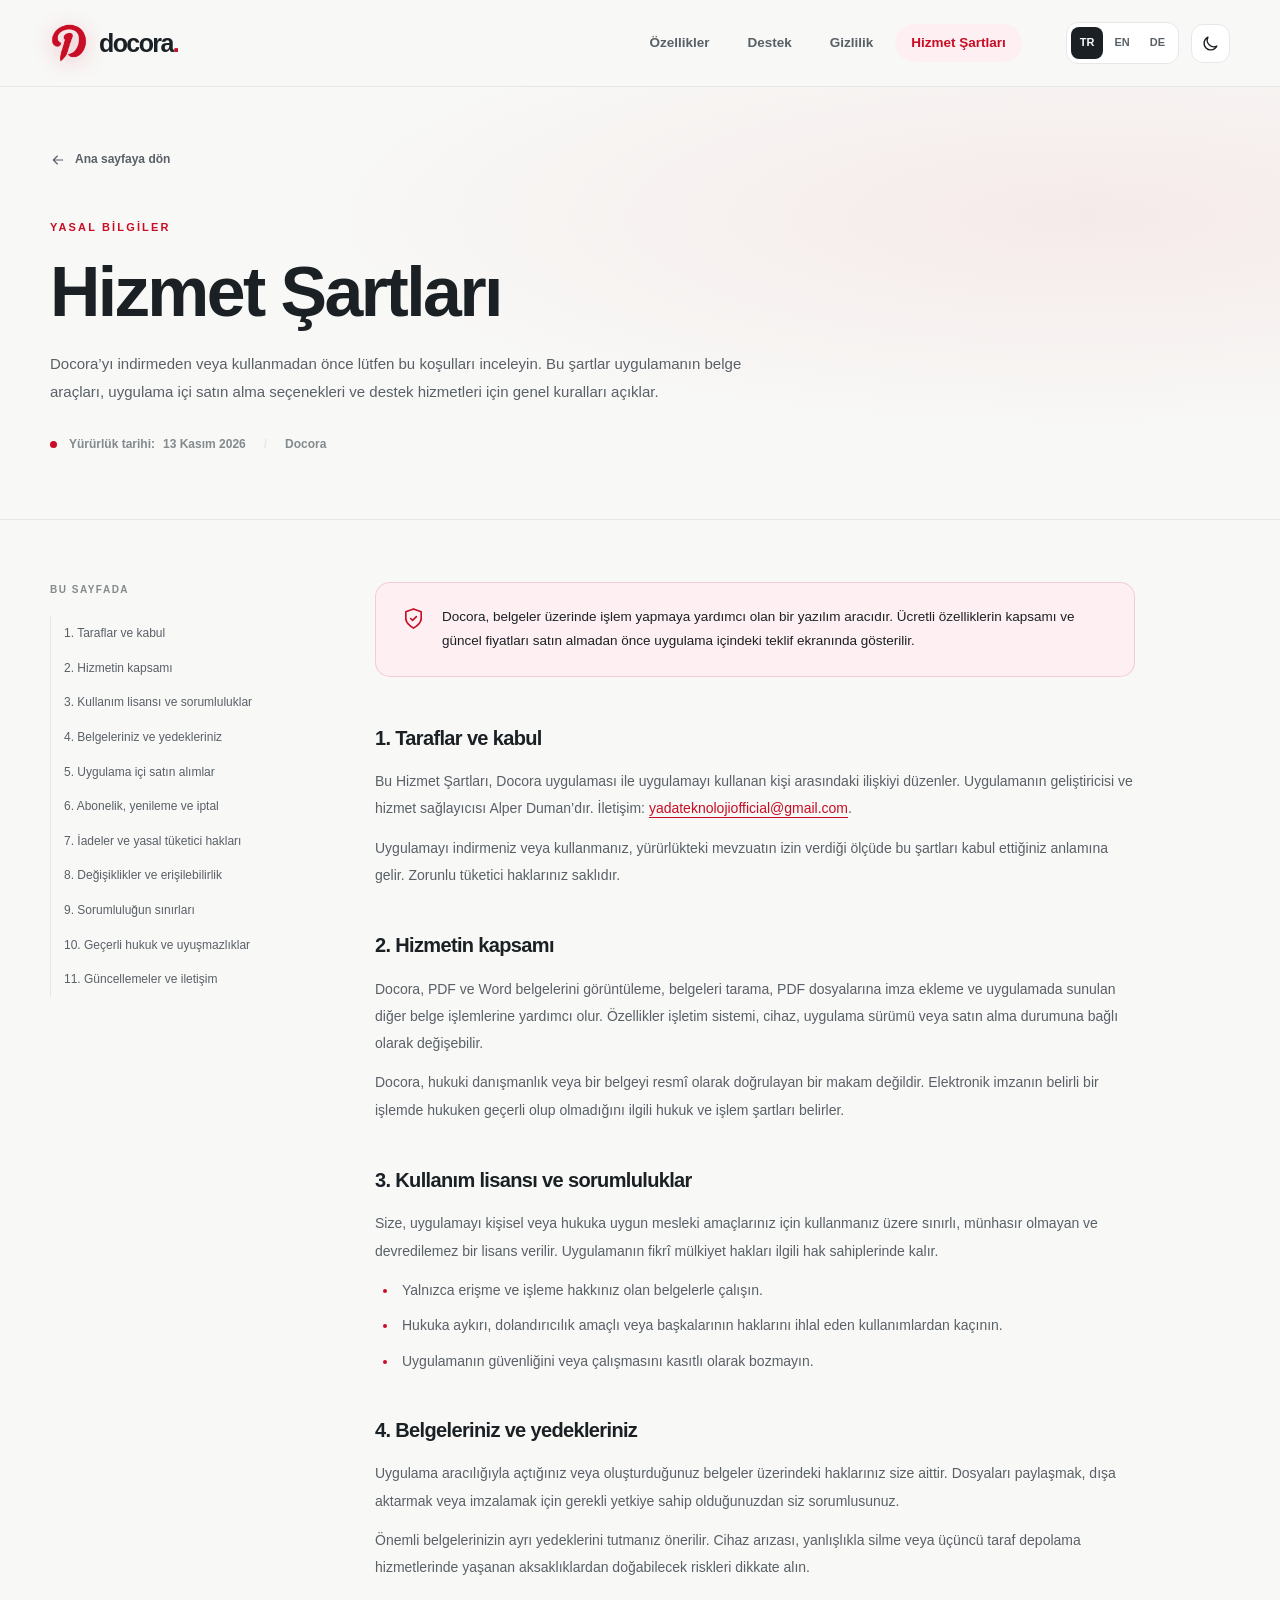
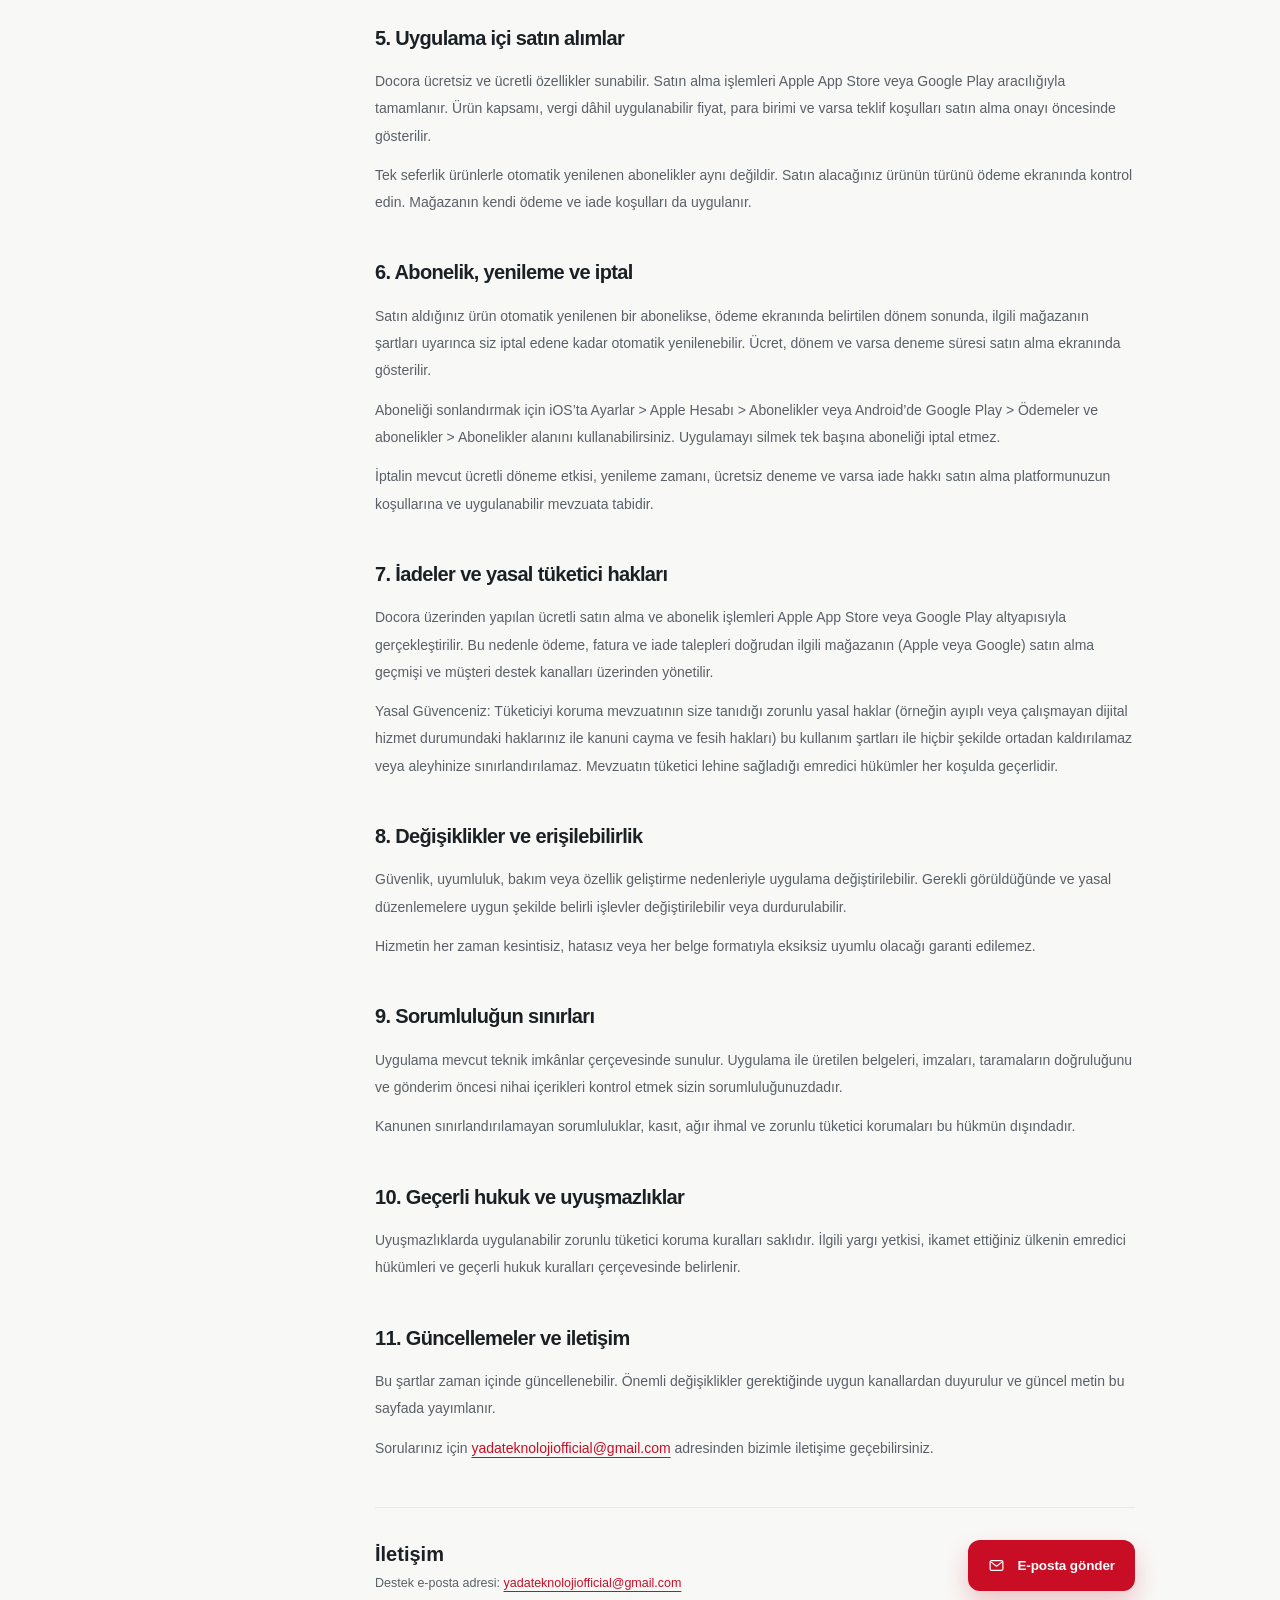
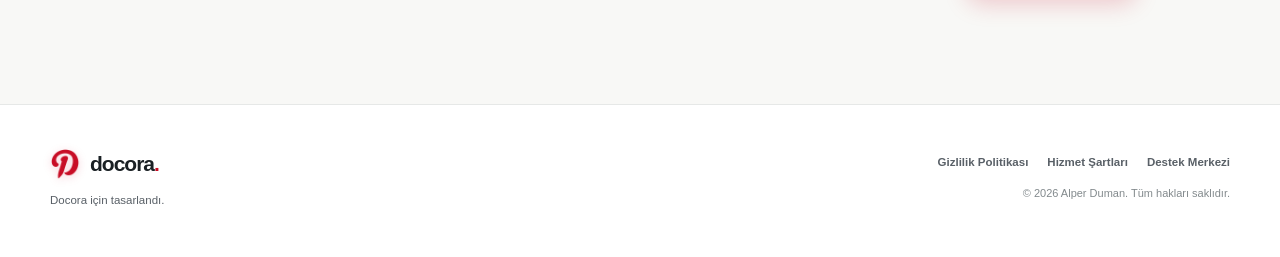
<file: terms.html>
<!doctype html>
<html lang="tr">
<head>
  <meta charset="utf-8">
  <meta name="viewport" content="width=device-width, initial-scale=1">
  <meta name="description" content="Docora Hizmet Şartları: kullanım koşulları, uygulama içi satın alma ve abonelikler.">
  <meta name="theme-color" content="#f8f8f6">
  <meta name="robots" content="index,follow">
  <meta property="og:type" content="website">
  <meta property="og:site_name" content="Docora">
  <meta property="og:title" content="Hizmet Şartları — Docora">
  <meta property="og:description" content="Docora Hizmet Şartları: kullanım koşulları, uygulama içi satın alma ve abonelikler.">
  <title>Hizmet Şartları — Docora</title>
  <meta name="color-scheme" content="light dark">
  <link rel="icon" type="image/svg+xml" href="assets/favicon.svg">
  <link rel="icon" type="image/png" sizes="32x32" href="assets/favicon-32x32.png">
  <link rel="icon" type="image/png" sizes="16x16" href="assets/favicon-16x16.png">
  <link rel="apple-touch-icon" sizes="180x180" href="assets/apple-touch-icon.png">
  <meta property="og:image" content="assets/logo.png">
  <link rel="stylesheet" href="assets/style.css?v=3">
  <script>
    try {
      const saved = localStorage.getItem('docora-theme');
      if (saved === 'light' || saved === 'dark') {
        document.querySelector('meta[name="color-scheme"]').content = saved;
        document.documentElement.dataset.theme = saved;
      }
    } catch (e) {}
  </script>
  <script defer src="assets/content.js?v=3"></script>
  <script defer src="assets/main.js?v=3"></script>
</head>
<body data-page="terms">
<div id="app">
  <a class="skip-link" href="#main-content">İçeriğe geç</a>
  <header class="site-header"><div class="container header-inner"><a class="brand" href="index.html"><img src="assets/logo.png" alt="Docora Logo" class="brand-logo" width="38" height="38" fetchpriority="high" decoding="async"><span>docora<span class="brand-dot">.</span></span></a><nav id="primary-nav" class="site-nav" aria-label="Menü"><a href="index.html#features">Özellikler</a><a href="support.html">Destek</a><a href="privacy.html">Gizlilik</a><a aria-current="page" href="terms.html">Hizmet Şartları</a></nav><div class="header-actions"><button type="button" class="icon-button menu-toggle" aria-label="Menü" aria-expanded="false" popovertarget="primary-nav" popovertargetaction="toggle" aria-controls="primary-nav"><svg width="22" height="22" viewBox="0 0 24 24" fill="none" stroke="currentColor" stroke-width="1.7" stroke-linecap="round" stroke-linejoin="round" aria-hidden="true"><path d="M4 7h16M4 12h16M4 17h16"/></svg></button></div></div></header>
  <main id="main-content"><section class="legal-hero"><div class="container"><a class="back-link" href="index.html">Ana sayfaya dön</a><h1>Hizmet Şartları</h1><p>Docora’yı indirmeden veya kullanmadan önce lütfen bu koşulları inceleyin. Bu şartlar uygulamanın belge araçları, uygulama içi satın alma seçenekleri ve destek hizmetleri için genel kuralları açıklar.</p><p>Yürürlük tarihi: 13 Kasım 2026</p></div></section><section class="legal-body-section"><div class="container"><article class="policy-article"><div class="policy-summary"><p>Docora, belgeler üzerinde işlem yapmaya yardımcı olan bir yazılım aracıdır. Ücretli özelliklerin kapsamı ve güncel fiyatları satın almadan önce uygulama içindeki teklif ekranında gösterilir.</p></div><section class="policy-section" id="agreement"><h2>1. Taraflar ve kabul</h2><p>Bu Hizmet Şartları, Docora uygulaması ile uygulamayı kullanan kişi arasındaki ilişkiyi düzenler. Uygulamanın geliştiricisi ve hizmet sağlayıcısı Alper Duman’dır. İletişim: <a href="mailto:yadateknolojiofficial@gmail.com">yadateknolojiofficial@gmail.com</a>.</p><p>Uygulamayı indirmeniz veya kullanmanız, yürürlükteki mevzuatın izin verdiği ölçüde bu şartları kabul ettiğiniz anlamına gelir. Zorunlu tüketici haklarınız saklıdır.</p></section><section class="policy-section" id="service"><h2>2. Hizmetin kapsamı</h2><p>Docora, PDF ve Word belgelerini görüntüleme, belgeleri tarama, PDF dosyalarına imza ekleme ve uygulamada sunulan diğer belge işlemlerine yardımcı olur. Özellikler işletim sistemi, cihaz, uygulama sürümü veya satın alma durumuna bağlı olarak değişebilir.</p><p>Docora, hukuki danışmanlık veya bir belgeyi resmî olarak doğrulayan bir makam değildir. Elektronik imzanın belirli bir işlemde hukuken geçerli olup olmadığını ilgili hukuk ve işlem şartları belirler.</p></section><section class="policy-section" id="license"><h2>3. Kullanım lisansı ve sorumluluklar</h2><p>Size, uygulamayı kişisel veya hukuka uygun mesleki amaçlarınız için kullanmanız üzere sınırlı, münhasır olmayan ve devredilemez bir lisans verilir. Uygulamanın fikrî mülkiyet hakları ilgili hak sahiplerinde kalır.</p><ul><li>Yalnızca erişme ve işleme hakkınız olan belgelerle çalışın.</li><li>Hukuka aykırı, dolandırıcılık amaçlı veya başkalarının haklarını ihlal eden kullanımlardan kaçının.</li><li>Uygulamanın güvenliğini veya çalışmasını kasıtlı olarak bozmayın.</li></ul></section><section class="policy-section" id="files"><h2>4. Belgeleriniz ve yedekleriniz</h2><p>Uygulama aracılığıyla açtığınız veya oluşturduğunuz belgeler üzerindeki haklarınız size aittir. Dosyaları paylaşmak, dışa aktarmak veya imzalamak için gerekli yetkiye sahip olduğunuzdan siz sorumlusunuz.</p><p>Önemli belgelerinizin ayrı yedeklerini tutmanız önerilir. Cihaz arızası, yanlışlıkla silme veya üçüncü taraf depolama hizmetlerinde yaşanan aksaklıklardan doğabilecek riskleri dikkate alın.</p></section><section class="policy-section" id="iap"><h2>5. Uygulama içi satın alımlar</h2><p>Docora ücretsiz ve ücretli özellikler sunabilir. Satın alma işlemleri Apple App Store veya Google Play aracılığıyla tamamlanır. Ürün kapsamı, vergi dâhil uygulanabilir fiyat, para birimi ve varsa teklif koşulları satın alma onayı öncesinde gösterilir.</p><p>Tek seferlik ürünlerle otomatik yenilenen abonelikler aynı değildir. Satın alacağınız ürünün türünü ödeme ekranında kontrol edin. Mağazanın kendi ödeme ve iade koşulları da uygulanır.</p></section><section class="policy-section" id="subscriptions"><h2>6. Abonelik, yenileme ve iptal</h2><p>Satın aldığınız ürün otomatik yenilenen bir abonelikse, ödeme ekranında belirtilen dönem sonunda, ilgili mağazanın şartları uyarınca siz iptal edene kadar otomatik yenilenebilir. Ücret, dönem ve varsa deneme süresi satın alma ekranında gösterilir.</p><p>Aboneliği sonlandırmak için iOS’ta Ayarlar &gt; Apple Hesabı &gt; Abonelikler veya Android’de Google Play &gt; Ödemeler ve abonelikler &gt; Abonelikler alanını kullanabilirsiniz. Uygulamayı silmek tek başına aboneliği iptal etmez.</p><p>İptalin mevcut ücretli döneme etkisi, yenileme zamanı, ücretsiz deneme ve varsa iade hakkı satın alma platformunuzun koşullarına ve uygulanabilir mevzuata tabidir.</p></section><section class="policy-section" id="refunds"><h2>7. İadeler ve yasal tüketici hakları</h2><p>Docora üzerinden yapılan ücretli satın alma ve abonelik işlemleri Apple App Store veya Google Play altyapısıyla gerçekleştirilir. Bu nedenle ödeme, fatura ve iade talepleri doğrudan ilgili mağazanın (Apple veya Google) satın alma geçmişi ve müşteri destek kanalları üzerinden yönetilir.</p><p>Yasal Güvenceniz: Tüketiciyi koruma mevzuatının size tanıdığı zorunlu yasal haklar (örneğin ayıplı veya çalışmayan dijital hizmet durumundaki haklarınız ile kanuni cayma ve fesih hakları) bu kullanım şartları ile hiçbir şekilde ortadan kaldırılamaz veya aleyhinize sınırlandırılamaz. Mevzuatın tüketici lehine sağladığı emredici hükümler her koşulda geçerlidir.</p></section><section class="policy-section" id="availability"><h2>8. Değişiklikler ve erişilebilirlik</h2><p>Güvenlik, uyumluluk, bakım veya özellik geliştirme nedenleriyle uygulama değiştirilebilir. Gerekli görüldüğünde ve yasal düzenlemelere uygun şekilde belirli işlevler değiştirilebilir veya durdurulabilir.</p><p>Hizmetin her zaman kesintisiz, hatasız veya her belge formatıyla eksiksiz uyumlu olacağı garanti edilemez.</p></section><section class="policy-section" id="disclaimer"><h2>9. Sorumluluğun sınırları</h2><p>Uygulama mevcut teknik imkânlar çerçevesinde sunulur. Uygulama ile üretilen belgeleri, imzaları, taramaların doğruluğunu ve gönderim öncesi nihai içerikleri kontrol etmek sizin sorumluluğunuzdadır.</p><p>Kanunen sınırlandırılamayan sorumluluklar, kasıt, ağır ihmal ve zorunlu tüketici korumaları bu hükmün dışındadır.</p></section><section class="policy-section" id="law"><h2>10. Geçerli hukuk ve uyuşmazlıklar</h2><p>Uyuşmazlıklarda uygulanabilir zorunlu tüketici koruma kuralları saklıdır. İlgili yargı yetkisi, ikamet ettiğiniz ülkenin emredici hükümleri ve geçerli hukuk kuralları çerçevesinde belirlenir.</p></section><section class="policy-section" id="contact"><h2>11. Güncellemeler ve iletişim</h2><p>Bu şartlar zaman içinde güncellenebilir. Önemli değişiklikler gerektiğinde uygun kanallardan duyurulur ve güncel metin bu sayfada yayımlanır.</p><p>Sorularınız için <a href="mailto:yadateknolojiofficial@gmail.com">yadateknolojiofficial@gmail.com</a> adresinden bizimle iletişime geçebilirsiniz.</p></section><p>İletişim: <a href="mailto:yadateknolojiofficial@gmail.com">yadateknolojiofficial@gmail.com</a></p></article></div></section></main>
  <footer class="site-footer"><div class="container footer-inner"><div class="footer-brand"><a href="index.html" class="footer-brand-name"><img src="assets/logo.png" alt="Docora Logo" class="brand-logo" width="30" height="30"><strong>docora<span class="brand-dot">.</span></strong></a><span>Docora için tasarlandı.</span></div><div class="footer-right"><div class="footer-links"><a href="privacy.html">Gizlilik</a><a href="terms.html">Hizmet Şartları</a><a href="support.html">Destek</a></div><span class="copyright">© 2026 Alper Duman. Tüm hakları saklıdır.</span></div></div></footer>
</div>
</body>
</html>
</file>
<file: assets/style.css>
:root {
  color-scheme: light dark;

  /* Synchronize CSS color-scheme with <meta name="color-scheme"> from Modern Web Guidance (dark-mode-toggle) */
  &:has(> head > meta[name="color-scheme"][content="dark"]) {
    color-scheme: dark;
  }
  &:has(> head > meta[name="color-scheme"][content="light"]) {
    color-scheme: light;
  }

  /* CSS light-dark() ensures seamless system and manual override adherence */
  --bg: light-dark(#f8f8f6, #121516);
  --surface: light-dark(#ffffff, #1c2021);
  --surface-2: light-dark(#f1f1ef, #24292a);
  --text: light-dark(#1a2024, #f5f4f1);
  --subtle: light-dark(#596067, #b0b6b7);
  --muted: light-dark(#838a8d, #8c9698);
  --line: light-dark(#e6e8e7, #333839);
  --red: light-dark(#c80d25, #e0283e);
  --red-strong: light-dark(#a9071c, #c80d25);
  --red-light: light-dark(#fef0f2, #36171b);
  --paper: light-dark(#fffefa, #f7f4ef);
  --header: light-dark(rgba(248, 248, 246, 0.92), rgba(18, 21, 22, 0.94));
  --shadow: light-dark(0 28px 80px rgba(23, 30, 36, 0.07), 0 28px 80px rgba(0, 0, 0, 0.28));
  --radius: 21px;
}

/* Fallback for legacy browsers lacking light-dark() */
:root[data-theme='dark'] {
  color-scheme: dark;
  --bg: #121516;
  --surface: #1c2021;
  --surface-2: #24292a;
  --text: #f5f4f1;
  --subtle: #b0b6b7;
  --muted: #8c9698;
  --line: #333839;
  --red: #e0283e;
  --red-strong: #c80d25;
  --red-light: #36171b;
  --paper: #f7f4ef;
  --header: rgba(18, 21, 22, 0.94);
  --shadow: 0 28px 80px rgba(0, 0, 0, 0.28);
}

*, *::before, *::after {
  box-sizing: border-box;
}

html {
  scroll-behavior: smooth;
  scroll-padding-top: 104px;
}

body {
  margin: 0;
  background: var(--bg);
  color: var(--text);
  font-family: -apple-system, BlinkMacSystemFont, 'Segoe UI', Roboto, Helvetica, Arial, sans-serif;
  line-height: 1.62;
  -webkit-font-smoothing: antialiased;
  min-height: 100dvh;
}

a {
  color: inherit;
  text-decoration: none;
}

button {
  font: inherit;
}

button, a {
  -webkit-tap-highlight-color: transparent;
}

button:focus-visible, a:focus-visible, summary:focus-visible {
  outline: 3px solid var(--red);
  outline-offset: 4px;
}

::selection {
  background: var(--red);
  color: white;
}

svg {
  flex-shrink: 0;
}

.container {
  width: min(1180px, calc(100% - 76px));
  margin-inline: auto;
}

.skip-link {
  position: fixed;
  top: -100px;
  left: 20px;
  z-index: 200;
  padding: 12px 18px;
  background: var(--text);
  color: var(--bg);
  border-radius: 10px;
  font-weight: 700;
}

.skip-link:focus {
  top: 12px;
}

/* Header & Navigation Bar (Modern Web Guidance navbar) */
.site-header {
  background: var(--header);
  backdrop-filter: blur(22px);
  -webkit-backdrop-filter: blur(22px);
  position: sticky;
  top: 0;
  z-index: 50;
  border-bottom: 1px solid var(--line);
}

.header-inner {
  display: flex;
  align-items: center;
  min-height: 86px;
  gap: 36px;
}

.brand {
  display: inline-flex;
  align-items: center;
  gap: 11px;
  flex-shrink: 0;
  font-size: 25px;
  font-weight: 800;
  letter-spacing: -1.6px;
  line-height: 1;
}

.brand-logo {
  aspect-ratio: 1 / 1;
  width: 38px;
  height: 38px;
  object-fit: contain;
  border-radius: 10px;
  display: inline-block;
  vertical-align: middle;
  filter: drop-shadow(0 4px 10px rgba(200, 13, 37, 0.25));
  transition: transform 0.2s ease;
}

.brand:hover .brand-logo {
  transform: scale(1.06);
}

.brand-dot {
  color: var(--red);
}

.site-nav {
  position: static;
  display: flex;
  align-items: center;
  gap: 6px;
  margin-left: auto;
  margin-right: 8px;
  white-space: nowrap;
  border: none !important;
  outline: none !important;
  background: transparent !important;
  padding: 0 !important;
  box-shadow: none !important;
}

@media (min-width: 901px) {
  .site-nav,
  .site-nav[popover] {
    position: static !important;
    inset: auto !important;
    display: flex !important;
    width: auto !important;
    height: auto !important;
    margin: 0 8px 0 auto !important;
    overflow: visible !important;
    border: 0 !important;
    background: transparent !important;
    color: inherit !important;
    opacity: 1 !important;
    transform: none !important;
  }
}

.site-nav a {
  color: var(--subtle);
  font-size: 13.5px;
  font-weight: 600;
  padding: 8px 16px;
  border-radius: 99px;
  position: relative;
  transition: color 0.18s ease, background-color 0.18s ease;
  text-decoration: none;
}

.site-nav a:hover {
  color: var(--text);
  background: var(--surface-2);
}

.site-nav a[aria-current="page"] {
  color: var(--red);
  background: var(--red-light);
  font-weight: 700;
}

.site-nav a:focus-visible {
  outline: 2px solid var(--red);
  outline-offset: 2px;
}

.header-actions {
  display: flex;
  align-items: center;
  gap: 12px;
  flex-shrink: 0;
}

.lang-switch {
  display: flex;
  border: 1px solid var(--line);
  border-radius: 12px;
  padding: 4px;
  gap: 2px;
  background: var(--surface);
}

.lang-button {
  border: 0;
  border-radius: 8px;
  color: var(--subtle);
  background: transparent;
  padding: 7px 9px;
  font-size: 11px;
  font-weight: 800;
  cursor: pointer;
  transition: background 0.2s, color 0.2s;
}

.lang-button.selected {
  background: var(--text);
  color: var(--bg);
}

.lang-button:not(.selected):hover {
  background: var(--surface-2);
}

.icon-button {
  display: grid;
  place-items: center;
  color: var(--text);
  border: 1px solid var(--line);
  border-radius: 12px;
  background: var(--surface);
  width: 39px;
  height: 39px;
  cursor: pointer;
  transition: transform 0.2s, background 0.2s;
}

.icon-button:hover {
  transform: translateY(-2px);
  background: var(--surface-2);
}

.menu-toggle {
  display: none;
  anchor-name: --menu-button;
}

/* Hero Section */
.hero {
  position: relative;
  overflow: hidden;
  border-bottom: 1px solid var(--line);
  background: radial-gradient(ellipse at 78% 10%, rgba(200, 13, 37, 0.08), transparent 45%), var(--bg);
}

.hero-grid {
  display: grid;
  grid-template-columns: 1fr 1.05fr;
  gap: 46px;
  align-items: center;
  min-height: 680px;
  padding-block: 95px 114px;
}

.hero-copy {
  position: relative;
  z-index: 2;
}

.eyebrow {
  display: inline-flex;
  align-items: center;
  gap: 10px;
  font-size: 11px;
  font-weight: 800;
  text-transform: uppercase;
  letter-spacing: 2.15px;
  color: var(--red);
  line-height: 1.5;
}

.eyebrow-line {
  width: 25px;
  height: 1px;
  background: var(--red);
}

h1, h2, h3, h4, p {
  margin-top: 0;
}

/* Fluid responsive typography combining viewport and font-relative units (Modern Web Guidance) */
.hero h1 {
  font-size: clamp(2.8rem, 1.8rem + 3.8vw, 5.2rem);
  line-height: 1.08;
  letter-spacing: -3.5px;
  margin: 22px 0 26px;
  font-weight: 800;
}

.hero h1 em {
  font-style: normal;
  color: var(--red);
}

.hero-description {
  color: var(--subtle);
  font-size: 17px;
  max-width: 490px;
  line-height: 1.85;
  margin: 0 0 32px;
}

.hero-actions {
  display: flex;
  gap: 12px;
  flex-wrap: wrap;
}

.button {
  display: inline-flex;
  align-items: center;
  justify-content: center;
  gap: 12px;
  padding: 14px 20px;
  min-height: 51px;
  border-radius: 12px;
  font-size: 13.5px;
  font-weight: 800;
  letter-spacing: -0.1px;
  transition: transform 0.2s, box-shadow 0.2s, background 0.2s;
}

.button:hover {
  transform: translateY(-2px);
}

.button-primary {
  background: var(--red);
  color: #fff;
  box-shadow: 0 12px 25px rgba(200, 13, 37, 0.22);
}

.button-primary:hover {
  background: var(--red-strong);
  box-shadow: 0 15px 30px rgba(200, 13, 37, 0.32);
}

.button-ghost {
  background: var(--surface);
  border: 1px solid var(--line);
  color: var(--text);
}

.button-ghost:hover {
  box-shadow: 0 10px 25px rgba(10, 10, 10, 0.06);
}

.hero-tags {
  display: flex;
  gap: 18px;
  flex-wrap: wrap;
  margin-top: 42px;
}

.hero-tags span {
  display: inline-flex;
  align-items: center;
  gap: 7px;
  font-size: 11.5px;
  color: var(--subtle);
  font-weight: 700;
}

.hero-tags svg {
  color: var(--red);
}

/* Interactive App Workspace Mockup (Container Queries) */
.hero-visual {
  min-width: 0;
  position: relative;
  container-type: inline-size;
  container-name: visual-container;
}

.workspace {
  position: relative;
  width: 100%;
  max-width: 550px;
  margin-inline: auto;
  border-radius: 22px;
  overflow: hidden;
  border: 1px solid var(--line);
  box-shadow: 0 39px 85px rgba(20, 27, 28, 0.11), 0 7px 16px rgba(20, 27, 28, 0.04);
  background: var(--surface);
  transform: rotate(-0.75deg);
  transition: transform 0.3s ease;
}

.workspace:hover {
  transform: rotate(0deg);
}

.workspace-top {
  height: 66px;
  border-bottom: 1px solid var(--line);
  padding: 0 20px;
  display: flex;
  align-items: center;
  gap: 12px;
  background: var(--surface);
}

.workspace-mini-logo {
  display: inline-flex;
  align-items: center;
}

.workspace-mini-logo .brand-logo {
  width: 28px;
  height: 28px;
  border-radius: 7px;
  filter: none;
}

.workspace-tabs {
  display: flex;
  gap: 4px;
  background: var(--surface-2);
  padding: 3px;
  border-radius: 10px;
}

.workspace-tab {
  border: 0;
  background: transparent;
  color: var(--subtle);
  font-size: 10.5px;
  font-weight: 800;
  padding: 5px 9px;
  border-radius: 7px;
  cursor: pointer;
  transition: background 0.18s, color 0.18s;
}

.workspace-tab.active {
  background: var(--surface);
  color: var(--text);
  box-shadow: 0 2px 6px rgba(0, 0, 0, 0.08);
}

.status-pill {
  margin-left: auto;
  display: inline-flex;
  align-items: center;
  gap: 6px;
  padding: 6px 11px;
  border-radius: 99px;
  background: #eaf5ec;
  color: #327e4e;
  font-size: 10.5px;
  font-weight: 800;
}

.status-pill i {
  display: inline-block;
  width: 6px;
  height: 6px;
  border-radius: 100%;
  background: #2ea44f;
}

.workspace-canvas {
  position: relative;
  min-height: 400px;
  display: flex;
  justify-content: center;
  align-items: center;
  background: repeating-linear-gradient(0deg, transparent 0, transparent 23px, rgba(127, 135, 137, 0.05) 24px),
              repeating-linear-gradient(90deg, transparent 0, transparent 23px, rgba(127, 135, 137, 0.05) 24px),
              var(--surface-2);
  overflow: hidden;
  padding: 24px;
}

/* Document Sheet */
.paper-shadow {
  position: absolute;
  width: 260px;
  height: 330px;
  transform: translate(14px, 10px) rotate(4deg);
  background: rgba(18, 32, 40, 0.09);
  border-radius: 6px;
}

.paper {
  position: relative;
  width: 260px;
  height: 334px;
  background: var(--paper);
  box-shadow: 0 19px 40px rgba(0, 0, 0, 0.12);
  border-radius: 6px;
  color: #2c3235;
  transform: rotate(1.5deg);
  transition: transform 0.25s ease;
  display: flex;
  flex-direction: column;
}

.paper-header {
  display: flex;
  align-items: center;
  gap: 8px;
  padding: 14px 16px;
  border-bottom: 1px solid #edeae5;
  color: #777e7d;
  font-size: 9.5px;
  font-weight: 700;
}

.paper-doc-logo {
  width: 17px;
  height: 17px;
  object-fit: contain;
  border-radius: 4px;
}

.paper-menu {
  margin-left: auto;
  letter-spacing: 2px;
  font-size: 13px;
}

.paper-main {
  padding: 22px 22px 14px;
  flex: 1;
}

.paper-accent {
  width: 24px;
  height: 5px;
  border-radius: 10px;
  background: var(--red);
  margin-bottom: 16px;
}

.paper-title-line {
  width: 90%;
  height: 10px;
  background: #303c43;
  border-radius: 3px;
  margin-bottom: 8px;
}

.paper-title-line.short {
  width: 60%;
  height: 10px;
}

.paper-lines {
  margin-top: 20px;
  display: grid;
  gap: 7px;
}

.paper-lines i {
  width: 100%;
  height: 4px;
  background: #d7d9d7;
  border-radius: 5px;
}

.paper-lines i:nth-child(2) {
  width: 82%;
}

.paper-lines i:nth-child(4) {
  width: 69%;
}

.paper-signature {
  margin-top: 14px;
  height: 44px;
  display: flex;
  align-items: center;
}

.signed-stamp {
  display: flex;
  flex-direction: column;
  align-items: flex-start;
  gap: 4px;
}

.signed-tag {
  display: inline-flex;
  align-items: center;
  gap: 5px;
  font-size: 9.5px;
  font-weight: 800;
  color: #1b8743;
  background: #eaf8ee;
  padding: 3px 8px;
  border-radius: 99px;
  border: 1px solid #c8ebd2;
}

.signed-tag svg {
  color: #1b8743;
}

/* Scanner Screen Viewfinder & Laser */
.scan-viewfinder {
  position: relative;
  padding: 12px;
  border-radius: 8px;
  background: rgba(200, 13, 37, 0.03);
  border: 1px dashed rgba(200, 13, 37, 0.35);
  overflow: hidden;
}

.scan-laser {
  position: absolute;
  top: 0;
  left: 0;
  right: 0;
  height: 2px;
  background: var(--red);
  box-shadow: 0 0 12px 2px var(--red);
  animation: scanLaser 2.2s ease-in-out infinite alternate;
}

@keyframes scanLaser {
  0% { top: 0%; opacity: 0.3; }
  50% { opacity: 1; }
  100% { top: 100%; opacity: 0.3; }
}

@media (prefers-reduced-motion: reduce) {
  .scan-laser {
    animation: none;
    top: 50%;
  }
}

.paper-footer {
  border-top: 1px solid #edeae5;
  display: flex;
  justify-content: space-between;
  align-items: center;
  padding: 10px 17px;
  color: #9a9e9b;
  font-size: 8px;
  font-weight: 800;
  letter-spacing: 0.8px;
}

.paper-footer-brand {
  display: inline-flex;
  align-items: center;
  gap: 5px;
}

.paper-footer-brand img {
  width: 13px;
  height: 13px;
  object-fit: contain;
  border-radius: 3px;
}

/* Floating interactive feature badges */
.floating-chip {
  position: absolute;
  z-index: 2;
  display: flex;
  align-items: center;
  gap: 8px;
  font-size: 11px;
  font-weight: 800;
  padding: 9px 13px;
  background: var(--surface);
  border: 1px solid var(--line);
  border-radius: 11px;
  box-shadow: 0 10px 30px rgba(0, 0, 0, 0.09);
  cursor: pointer;
  transition: transform 0.2s, box-shadow 0.2s;
}

.floating-chip:hover {
  transform: translateY(-2px);
  box-shadow: 0 12px 35px rgba(0, 0, 0, 0.14);
}

.floating-chip svg {
  color: var(--red);
}

.chip-left,
.chip-scan {
  top: 75px;
  left: 24px;
  transform: rotate(-6deg);
}

.chip-sign {
  right: 22px;
  bottom: 65px;
  transform: rotate(7deg);
}

.workspace-bottom {
  display: flex;
  justify-content: space-between;
  align-items: center;
  padding: 16px 22px;
  border-top: 1px solid var(--line);
  background: var(--surface);
}

.workspace-bottom > span {
  display: flex;
  align-items: center;
  gap: 8px;
  font-size: 10.5px;
  color: var(--subtle);
  font-weight: 700;
}

.workspace-bottom svg {
  color: #3baa5a;
}

.workspace-dots {
  display: flex;
  align-items: center;
  gap: 7px;
}

.dot-btn {
  width: 8px;
  height: 8px;
  padding: 0;
  border: 0;
  border-radius: 100%;
  background: var(--line);
  cursor: pointer;
  transition: background-color 0.18s ease, transform 0.18s ease;
}

.dot-btn:hover {
  transform: scale(1.35);
  background: var(--muted);
}

.dot-btn.active {
  background: var(--red);
  transform: scale(1.25);
}

.workspace-dots i {
  width: 5px;
  height: 5px;
  border-radius: 100%;
  background: #b5bbbb;
}

.workspace-dots i:first-child {
  background: var(--red);
}

/* Features Grid */
.section {
  padding-block: 105px;
}

.section-head {
  display: flex;
  justify-content: space-between;
  align-items: flex-end;
  gap: 35px;
  margin-bottom: 38px;
}

.section-head h2 {
  font-size: clamp(2rem, 1.4rem + 2.2vw, 3rem);
  max-width: 640px;
  line-height: 1.25;
  letter-spacing: -2px;
  margin: 15px 0 0;
}

.section-head > p {
  color: var(--subtle);
  font-size: 14.5px;
  max-width: 290px;
  margin: 0 0 6px;
}

.feature-grid {
  display: grid;
  grid-template-columns: repeat(4, minmax(0, 1fr));
  gap: 16px;
}

.feature-card {
  background: var(--surface);
  border: 1px solid var(--line);
  border-radius: var(--radius);
  min-height: 254px;
  padding: 28px 24px;
  transition: transform 0.22s, border-color 0.22s, box-shadow 0.22s;
}

.feature-card:hover {
  transform: translateY(-5px);
  border-color: rgba(200, 13, 37, 0.3);
  box-shadow: var(--shadow);
}

.feature-number {
  display: block;
  text-align: right;
  color: var(--muted);
  font-size: 11px;
  font-weight: 800;
}

.feature-icon {
  width: 54px;
  height: 54px;
  display: grid;
  place-items: center;
  border-radius: 15px;
  background: var(--red-light);
  color: var(--red);
  margin: 0 0 28px;
}

.feature-card h3 {
  font-size: 16.5px;
  letter-spacing: -0.5px;
  margin-bottom: 10px;
}

.feature-card p {
  font-size: 13.5px;
  color: var(--subtle);
  line-height: 1.75;
  margin-bottom: 0;
}

/* Premium Pro Banner */
.premium-section {
  padding-top: 0;
}

.premium-panel {
  position: relative;
  overflow: hidden;
  border-radius: 24px;
  background: #20262a;
  color: #fff;
  min-height: 315px;
  display: grid;
  grid-template-columns: 1.4fr 0.6fr;
  align-items: center;
  padding: 55px 67px;
}

.premium-copy {
  position: relative;
  z-index: 2;
  max-width: 600px;
}

.premium-panel .eyebrow {
  color: #ffaaa1;
}

.premium-panel h2 {
  font-size: clamp(2rem, 1.4rem + 2vw, 2.8rem);
  letter-spacing: -2px;
  margin: 14px 0 12px;
  line-height: 1.2;
}

.premium-panel p {
  color: #c6ced0;
  font-size: 14px;
  max-width: 600px;
  line-height: 1.8;
  margin-bottom: 22px;
}

.premium-link {
  display: inline-flex;
  align-items: center;
  gap: 10px;
  color: white;
  font-size: 13px;
  font-weight: 800;
  border-bottom: 1px solid rgba(255, 255, 255, 0.45);
  padding-bottom: 4px;
}

.premium-link:hover {
  color: #ffafa6;
}

.premium-glow {
  position: absolute;
  width: 400px;
  height: 400px;
  border-radius: 100%;
  right: -100px;
  top: -60px;
  background: radial-gradient(circle, rgba(200, 13, 37, 0.25), transparent 69%);
}

.premium-graphic {
  position: relative;
  height: 220px;
}

.premium-shape {
  position: absolute;
  width: 155px;
  height: 195px;
  border: 1px solid rgba(255, 255, 255, 0.35);
  border-radius: 19px;
  background: linear-gradient(140deg, rgba(255, 255, 255, 0.11), rgba(255, 255, 255, 0.02));
  box-shadow: 0 15px 35px rgba(0, 0, 0, 0.15);
}

.shape-one {
  right: 85px;
  top: 14px;
  transform: rotate(-27deg);
}

.shape-two {
  right: 45px;
  top: 8px;
  transform: rotate(-9deg);
}

.shape-three {
  right: 0;
  top: -5px;
  transform: rotate(11deg);
  background: linear-gradient(140deg, #eb7668, #bc382f);
  border: 1px solid #ff9d8f;
}

.premium-spark {
  position: absolute;
  right: 50px;
  top: 49px;
  font-size: 87px;
  color: white;
  text-shadow: 0 7px 20px rgba(0, 0, 0, 0.09);
}

/* Trust & Legal Cards */
.trust-section {
  padding-top: 10px;
}

.legal-grid {
  display: grid;
  grid-template-columns: repeat(3, minmax(0, 1fr));
  gap: 16px;
}

.legal-card {
  position: relative;
  padding: 30px;
  border: 1px solid var(--line);
  border-radius: 19px;
  background: var(--surface);
  min-height: 215px;
  transition: transform 0.22s, box-shadow 0.22s;
}

.legal-card:hover {
  transform: translateY(-4px);
  box-shadow: var(--shadow);
}

.legal-card-icon {
  width: 44px;
  height: 44px;
  display: grid;
  place-items: center;
  color: var(--red);
  background: var(--red-light);
  border-radius: 13px;
  margin-bottom: 22px;
}

.legal-card h3 {
  font-size: 16.5px;
  letter-spacing: -0.5px;
  margin-bottom: 6px;
}

.legal-card p {
  font-size: 12.5px;
  max-width: 240px;
  color: var(--subtle);
  margin: 0;
}

.legal-card-arrow {
  position: absolute;
  bottom: 25px;
  right: 25px;
}

/* Footer */
.site-footer {
  border-top: 1px solid var(--line);
  padding-block: 42px 48px;
  background: var(--surface);
}

.footer-inner {
  display: flex;
  align-items: center;
  justify-content: space-between;
  gap: 24px;
}

.footer-brand {
  display: flex;
  flex-direction: column;
  gap: 10px;
  color: var(--subtle);
  font-size: 11.5px;
}

.footer-brand-name {
  display: flex;
  align-items: center;
  gap: 10px;
  color: var(--text);
  font-size: 21px;
  font-weight: 800;
  letter-spacing: -1px;
}

.footer-brand-name .brand-logo {
  width: 30px;
  height: 30px;
  border-radius: 8px;
  filter: drop-shadow(0 2px 4px rgba(200, 13, 37, 0.18));
}

.footer-right {
  display: flex;
  flex-direction: column;
  align-items: flex-end;
  gap: 13px;
}

.footer-links {
  display: flex;
  flex-wrap: wrap;
  gap: 19px;
}

.footer-links a {
  font-size: 11.5px;
  color: var(--subtle);
  font-weight: 700;
  transition: color 0.2s;
}

.footer-links a:hover {
  color: var(--red);
}

.copyright {
  color: var(--muted);
  font-size: 11px;
}

/* Legal Pages (Privacy, Terms) */
.legal-hero {
  padding-block: 63px 65px;
  border-bottom: 1px solid var(--line);
  background: radial-gradient(ellipse at 85% 30%, rgba(200, 13, 37, 0.06), transparent 50%);
}

.legal-hero-inner {
  max-width: 1180px;
}

.back-link {
  display: flex;
  align-items: center;
  gap: 9px;
  width: max-content;
  font-size: 12px;
  font-weight: 700;
  color: var(--subtle);
  margin-bottom: 44px;
  transition: color 0.2s;
}

.back-link svg {
  transform: rotate(180deg);
}

.back-link:hover {
  color: var(--red);
}

.legal-hero h1, .support-hero h1 {
  font-size: clamp(2.5rem, 1.8rem + 3.2vw, 4.4rem);
  line-height: 1.15;
  letter-spacing: -2.5px;
  margin: 13px 0 17px;
  font-weight: 800;
}

.legal-hero-inner > p {
  max-width: 740px;
  color: var(--subtle);
  font-size: 15px;
  line-height: 1.9;
  margin: 0 0 28px;
}

.legal-meta {
  display: flex;
  align-items: center;
  gap: 8px;
  color: var(--muted);
  font-size: 12px;
  font-weight: 600;
}

.meta-dot {
  width: 7px;
  height: 7px;
  border-radius: 50%;
  background: var(--red);
  margin-right: 4px;
}

.meta-spacer {
  margin: 0 10px;
  color: var(--line);
}

.legal-body-section {
  padding-block: 62px 110px;
}

.legal-layout {
  display: grid;
  grid-template-columns: 250px minmax(0, 1fr);
  gap: 75px;
  align-items: start;
}

.toc {
  position: sticky;
  top: 125px;
  align-self: start;
}

.toc-label {
  margin: 0 0 18px;
  text-transform: uppercase;
  letter-spacing: 1.5px;
  font-size: 10px;
  font-weight: 800;
  color: var(--muted);
}

.toc nav {
  display: flex;
  flex-direction: column;
  gap: 0;
  padding-left: 13px;
  border-left: 1px solid var(--line);
}

.toc nav a {
  display: block;
  padding: 8px 12px;
  border-left: 2px solid transparent;
  margin-left: -14px;
  font-size: 12px;
  color: var(--subtle);
  line-height: 1.55;
  transition: color 0.15s, border-color 0.15s;
}

.toc nav a:hover, .toc nav a:focus-visible {
  color: var(--red);
  border-left-color: var(--red);
}

.policy-article {
  max-width: 760px;
}

.policy-summary {
  display: flex;
  align-items: flex-start;
  gap: 17px;
  padding: 22px 26px;
  background: var(--red-light);
  border-radius: 15px;
  border: 1px solid rgba(200, 13, 37, 0.16);
  margin-bottom: 42px;
}

.policy-summary svg {
  flex-shrink: 0;
  color: var(--red);
  margin-top: 2px;
}

.policy-summary p {
  margin: 0;
  font-size: 13.5px;
  line-height: 1.8;
  color: var(--text);
}

.policy-section {
  padding-top: 3px;
  margin-bottom: 37px;
  scroll-margin-top: 120px;
}

.policy-section h2 {
  font-size: 20px;
  letter-spacing: -0.65px;
  margin: 0 0 14px;
}

.policy-section p {
  color: var(--subtle);
  font-size: 14px;
  line-height: 1.95;
  margin-bottom: 12px;
}

.policy-section p a, .policy-contact a:not(.button) {
  color: var(--red);
  text-decoration: underline;
  text-underline-offset: 4px;
  overflow-wrap: anywhere;
}

.policy-section ul {
  padding-left: 23px;
  margin-top: 8px;
}

.policy-section li {
  color: var(--subtle);
  font-size: 14px;
  line-height: 1.88;
  margin-bottom: 9px;
  padding-left: 4px;
}

.policy-section li::marker {
  color: var(--red);
}

.policy-contact {
  display: flex;
  justify-content: space-between;
  align-items: center;
  gap: 20px;
  flex-wrap: wrap;
  border-top: 1px solid var(--line);
  padding-top: 30px;
  margin-top: 45px;
}

.policy-contact h3 {
  margin: 0 0 3px;
  font-size: 20px;
}

.policy-contact p {
  color: var(--subtle);
  margin: 0;
  font-size: 12.5px;
}

/* Support Page & Modern Accordion (Modern Web Guidance accordion) */
.support-hero {
  padding-block: 64px 74px;
  border-bottom: 1px solid var(--line);
}

.support-hero-grid {
  display: flex;
  justify-content: space-between;
  align-items: center;
  gap: 60px;
}

.support-hero-grid > div:first-child {
  max-width: 690px;
}

.support-hero p {
  font-size: 15px;
  color: var(--subtle);
  line-height: 1.85;
  max-width: 640px;
  margin: 0;
}

.support-hero-icon {
  width: 170px;
  height: 170px;
  border-radius: 38px;
  background: var(--red-light);
  color: var(--red);
  display: grid;
  place-items: center;
  transform: rotate(-7deg);
  position: relative;
}

.support-hero-icon > span {
  position: absolute;
  font: 800 21px -apple-system, BlinkMacSystemFont, 'Segoe UI', Arial, sans-serif;
  top: 19px;
  right: 24px;
  background: var(--red);
  color: #fff;
  width: 34px;
  height: 34px;
  display: grid;
  place-items: center;
  border-radius: 50%;
}

.faq-section {
  padding-top: 72px;
}

.support-layout {
  display: grid;
  grid-template-columns: minmax(0, 1.45fr) minmax(280px, 0.65fr);
  gap: 70px;
  align-items: start;
}

.faq-main .section-head {
  margin-bottom: 20px;
}

.faq-main .section-head h2 {
  margin: 0;
  font-size: 30px;
}

.faq-list {
  border-top: 1px solid var(--line);
}

/* Modern Accessible Details Accordion */
.faq-item {
  border-bottom: 1px solid var(--line);
}

.faq-item summary {
  cursor: pointer;
  display: flex;
  justify-content: space-between;
  gap: 20px;
  align-items: center;
  font-size: 14.5px;
  font-weight: 800;
  list-style: none;
  padding: 22px 0;
  transition: color 0.2s ease;
}

.faq-item summary::-webkit-details-marker {
  display: none;
}

.faq-item summary:hover {
  color: var(--red);
}

.faq-chevron {
  color: var(--red);
  transition: rotate 0.25s ease;
  display: flex;
}

.faq-item[open] .faq-chevron {
  rotate: 180deg;
}

/* Modern Details Content Animation with interpolate-size and discrete transitions */
.faq-item::details-content {
  interpolate-size: allow-keywords;
  overflow: clip;
  contain: layout;
}

.faq-item:not([open])::details-content {
  block-size: 0;
}

@media (prefers-reduced-motion: no-preference) {
  .faq-item::details-content {
    transition: block-size 0.3s ease-in-out, content-visibility 0.3s ease-in-out;
    transition-behavior: allow-discrete;
  }
}

.faq-item p {
  margin: -2px 30px 22px 0;
  max-width: 650px;
  color: var(--subtle);
  font-size: 13.5px;
  line-height: 1.88;
}

.support-contact-card {
  background: var(--surface);
  border: 1px solid var(--line);
  border-radius: 20px;
  padding: 29px;
}

.support-contact-card .feature-icon {
  margin-bottom: 24px;
}

.support-contact-card h3 {
  font-size: 21px;
  letter-spacing: -1px;
  margin-bottom: 10px;
}

.support-contact-card p {
  color: var(--subtle);
  font-size: 13px;
  line-height: 1.8;
  margin-bottom: 20px;
}

.contact-button {
  width: 100%;
}

.sidebar-email {
  display: block;
  margin-top: 13px;
  color: var(--muted);
  text-align: center;
  overflow-wrap: anywhere;
  font-size: 11px;
}

.sidebar-legal {
  margin-top: 25px;
  padding: 25px 8px;
}

.sidebar-legal h4 {
  font-size: 15px;
  margin-bottom: 9px;
}

.sidebar-legal p {
  font-size: 12px;
  color: var(--subtle);
  line-height: 1.75;
}

.sidebar-legal a {
  display: flex;
  justify-content: space-between;
  align-items: center;
  padding: 12px 0;
  border-bottom: 1px solid var(--line);
  font-size: 12px;
  font-weight: 700;
  transition: color 0.2s;
}

.sidebar-legal a:hover {
  color: var(--red);
}

/* Responsive Media Queries */
@media (max-width: 1100px) {
  .container {
    width: min(100% - 54px, 1180px);
  }
  .header-inner {
    gap: 24px;
  }
  .site-nav {
    gap: 16px;
  }
  .hero-grid {
    gap: 24px;
  }
  .legal-layout {
    gap: 40px;
    grid-template-columns: 220px minmax(0, 1fr);
  }
  .feature-card {
    padding: 24px 20px;
  }
}

@media (max-width: 900px) {
  .header-inner {
    min-height: 75px;
  }
  .menu-toggle {
    display: grid;
  }

  /* Popover Site Navigation (Modern Web Guidance navbar) */
  .site-nav[popover] {
    position: fixed;
    inset: auto;
    inset-block-start: 4.75rem;
    inset-block-start: anchor(--menu-button bottom);
    inset-inline: 1rem;
    inline-size: auto;
    max-inline-size: calc(100dvw - 2rem);
    background: var(--surface);
    border: 1px solid var(--line);
    border-radius: 18px;
    padding: 16px 20px;
    box-shadow: 0 16px 40px rgba(0, 0, 0, 0.16);
    display: flex;
    flex-direction: column;
    align-items: stretch;
    gap: 4px;
    margin: 0;
    opacity: 1;
    transform: translateY(0);
    transition: opacity 0.2s ease, transform 0.2s ease, display 0.2s allow-discrete, overlay 0.2s allow-discrete;
  }

  .site-nav[popover]:not(:is(:popover-open, .\:popover-open)) {
    display: none;
    opacity: 0;
    transform: translateY(-8px);
  }

  @starting-style {
    .site-nav[popover]:is(:popover-open, .\:popover-open) {
      opacity: 0;
      transform: translateY(-8px);
    }
  }

  .site-nav a {
    padding: 12px 14px;
    border-radius: 9px;
    font-size: 14.5px;
  }

  .site-nav a:hover {
    background: var(--surface-2);
  }

  .header-actions {
    margin-left: auto;
  }

  .hero-grid {
    grid-template-columns: 1fr;
    min-height: auto;
    padding-block: 76px;
    gap: 56px;
  }

  .feature-grid {
    grid-template-columns: repeat(2, 1fr);
  }

  .feature-card {
    min-height: 210px;
  }

  .legal-grid {
    grid-template-columns: repeat(3, 1fr);
    gap: 12px;
  }

  .legal-card {
    padding: 20px;
  }

  .legal-layout {
    grid-template-columns: 1fr;
  }

  .toc {
    position: static;
  }

  .toc-content {
    border: 1px solid var(--line);
    border-radius: 14px;
    padding: 20px;
  }

  .toc nav {
    display: grid;
    grid-template-columns: repeat(2, 1fr);
    border: 0;
    padding: 0;
    column-gap: 14px;
  }

  .toc nav a {
    margin-left: 0;
    padding: 6px 0;
    border: 0;
  }

  .policy-article {
    max-width: none;
  }

  .support-layout {
    gap: 30px;
    grid-template-columns: 1.35fr 0.75fr;
  }
}

@media (max-width: 650px) {
  .container {
    width: calc(100% - 36px);
  }

  .header-inner {
    min-height: 68px;
    gap: 10px;
  }

  .brand {
    font-size: 22px;
  }

  .brand-logo {
    width: 32px;
    height: 32px;
    border-radius: 8px;
  }

  .lang-switch {
    gap: 0;
    padding: 3px;
    border-radius: 9px;
  }

  .lang-button {
    padding: 7px 6px;
    font-size: 10px;
  }

  .header-actions {
    gap: 6px;
  }

  .icon-button {
    height: 34px;
    width: 34px;
    border-radius: 9px;
  }

  .hero-grid {
    padding-block: 60px 70px;
    gap: 48px;
  }

  .hero-tags {
    gap: 10px 18px;
    margin-top: 24px;
  }

  .workspace {
    max-width: 470px;
  }

  .workspace-canvas {
    min-height: 340px;
  }

  .button {
    padding: 13px 16px;
    min-height: 48px;
    font-size: 12.5px;
  }

  .section {
    padding-block: 72px;
  }

  .section-head {
    flex-direction: column;
    align-items: flex-start;
    gap: 14px;
    margin-bottom: 26px;
  }

  .section-head > p {
    max-width: none;
  }

  .feature-grid {
    gap: 12px;
  }

  .feature-card {
    padding: 20px;
    min-height: 225px;
  }

  .premium-panel {
    grid-template-columns: 1fr;
    padding: 39px 27px;
    min-height: 310px;
  }

  .premium-graphic {
    position: absolute;
    opacity: 0.25;
    right: -70px;
    top: 20px;
    width: 180px;
  }

  .legal-grid {
    grid-template-columns: 1fr;
  }

  .legal-card {
    padding: 22px;
    min-height: 170px;
  }

  .site-footer {
    padding-block: 33px;
  }

  .footer-inner {
    flex-direction: column;
    align-items: flex-start;
    gap: 25px;
  }

  .footer-right {
    align-items: flex-start;
  }

  .footer-links {
    gap: 12px 18px;
  }

  .legal-hero {
    padding-block: 35px 45px;
  }

  .back-link {
    margin-bottom: 30px;
  }

  .legal-body-section {
    padding-block: 33px 72px;
  }

  .toc nav {
    grid-template-columns: 1fr 1fr;
  }

  .policy-summary {
    padding: 19px;
    margin-bottom: 32px;
  }

  .support-hero {
    padding-block: 35px 50px;
  }

  .support-hero-icon {
    display: none;
  }

  .support-layout {
    display: flex;
    flex-direction: column;
    gap: 35px;
  }

  .faq-main, .support-sidebar {
    width: 100%;
  }

  .faq-section {
    padding-top: 48px;
  }
}

@media (max-width: 385px) {
  .brand {
    font-size: 20px;
    gap: 6px;
  }
  .header-actions {
    gap: 4px;
  }
  .lang-button {
    padding: 5px;
  }
  .hero-actions {
    flex-direction: column;
    align-items: stretch;
  }
  .feature-grid {
    grid-template-columns: 1fr;
  }
  .toc nav {
    grid-template-columns: 1fr;
  }
  .workspace-canvas {
    min-height: 302px;
  }
  .paper {
    transform: scale(0.78);
  }
}

/* Reduced Motion Preference (WCAG & Performance) */
@media (prefers-reduced-motion: reduce) {
  *, *::before, *::after {
    scroll-behavior: auto !important;
    transition-duration: 0.01ms !important;
    animation-duration: 0.01ms !important;
  }
}

/* High Contrast & Forced Colors Mode (Accessibility standard) */
@media (forced-colors: active) {
  .brand-logo {
    forced-color-adjust: none;
  }
  .button-primary,
  .button-ghost,
  .lang-button.selected {
    border: 2px solid ButtonText;
  }
  .site-nav a[aria-current="page"] {
    outline: 2px solid Highlight;
  }
}

/* Prevent long German legal page titles from expanding small screens */
.legal-hero h1, .support-hero h1 {
  overflow-wrap: anywhere;
  hyphens: auto;
}
</file>
